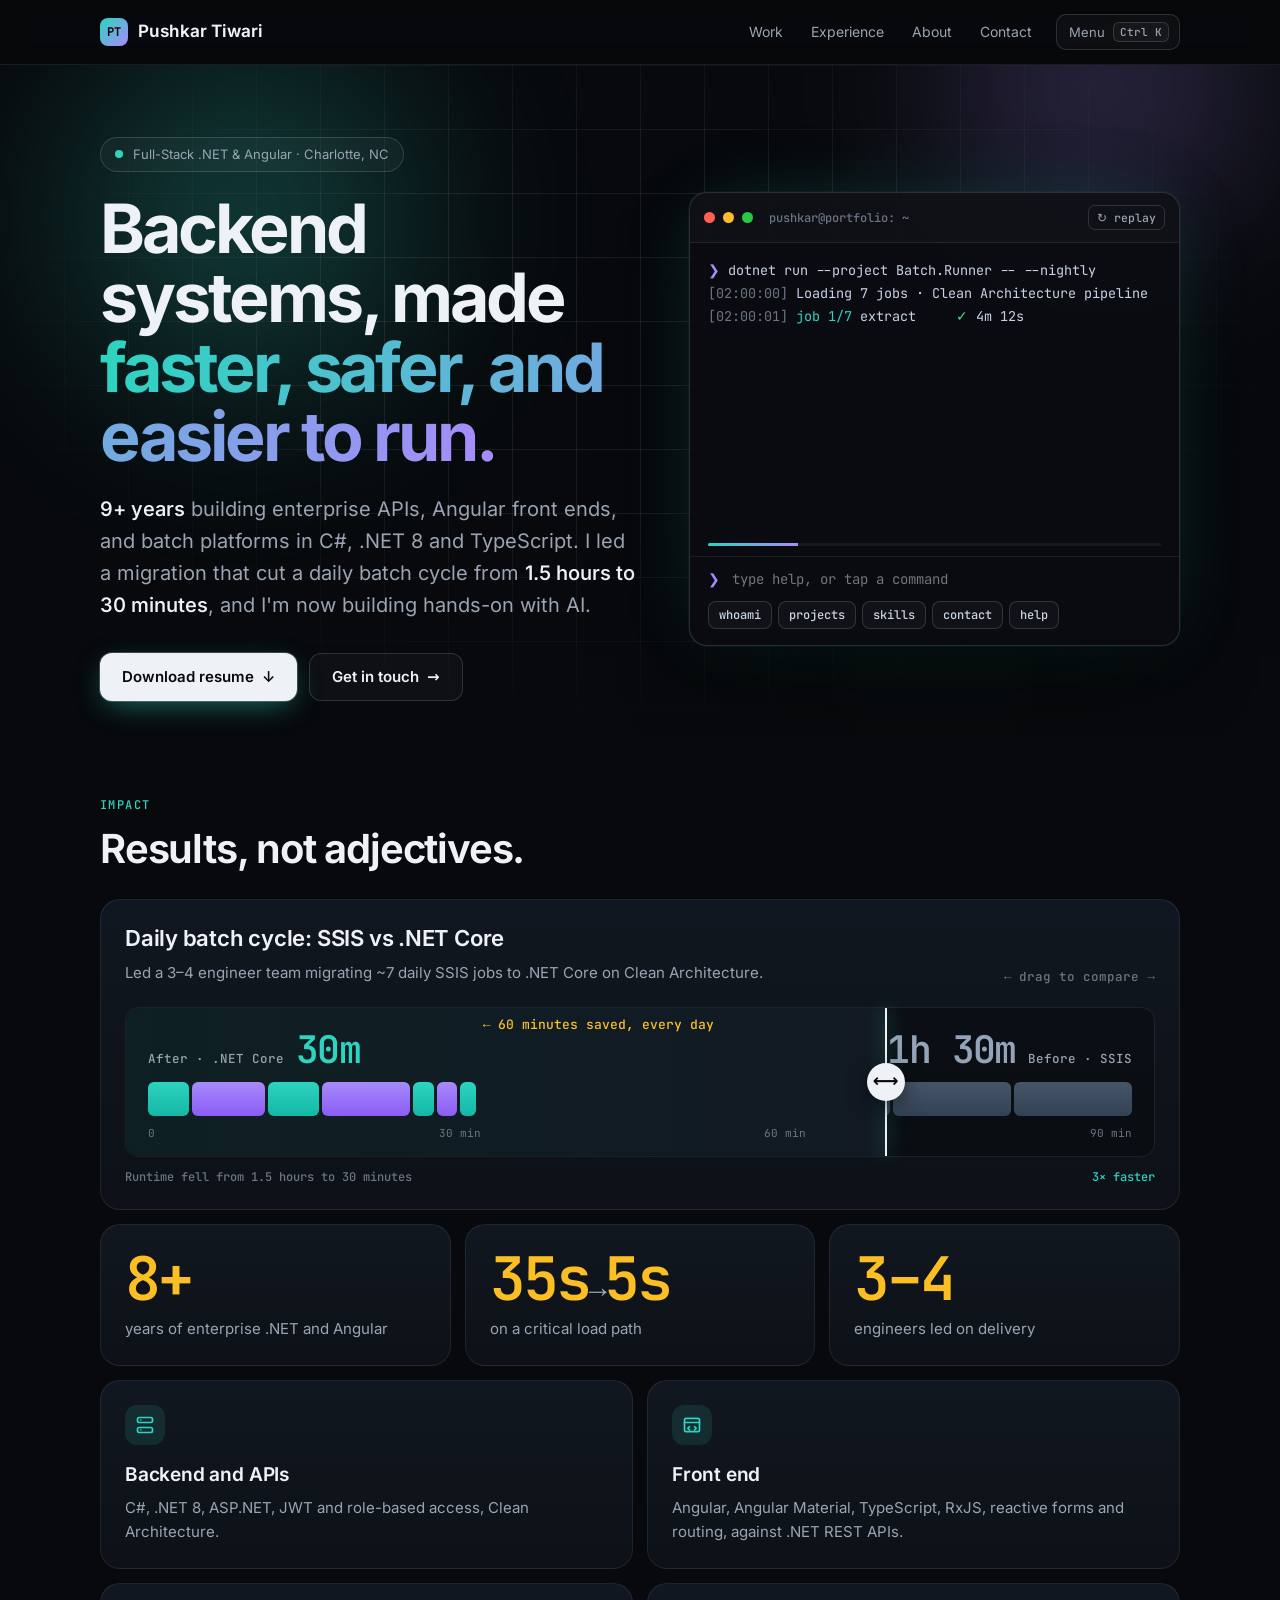
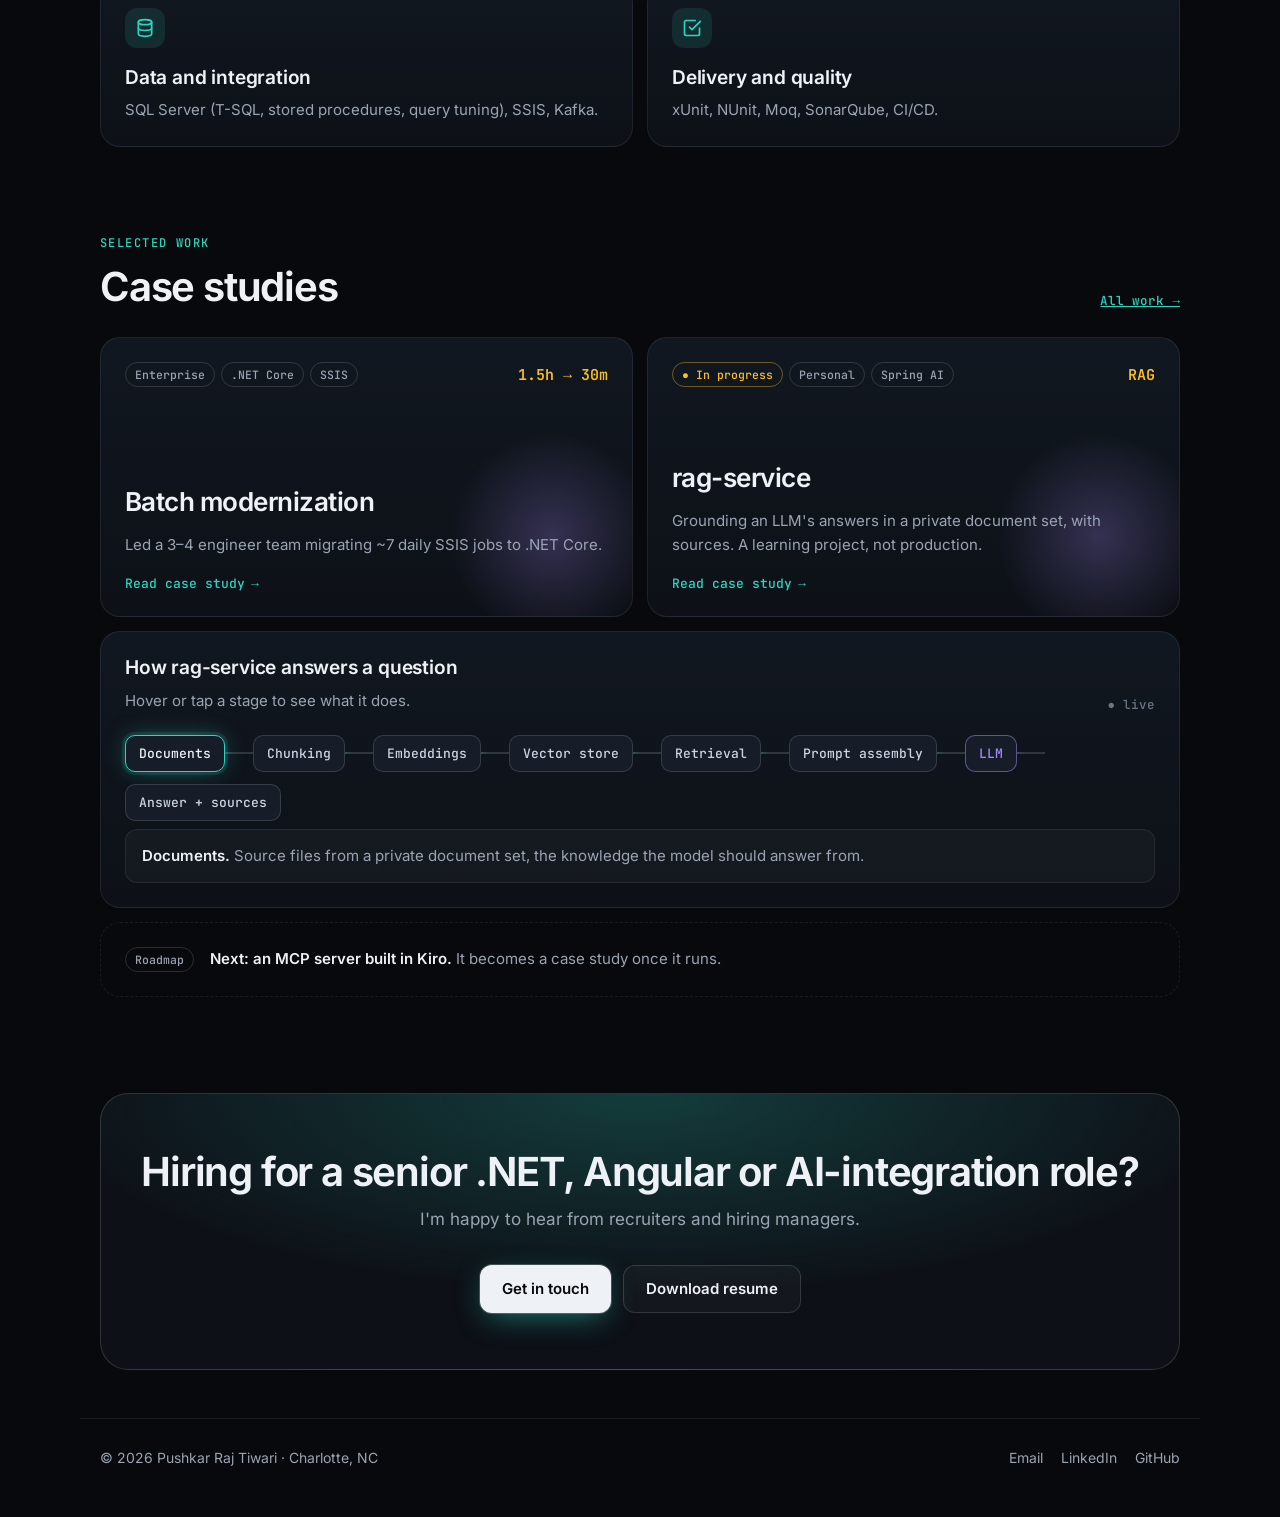
<file: index.html>
<!doctype html>
<html lang="en" data-root="">
<head>
  <meta charset="utf-8">
  <meta name="viewport" content="width=device-width, initial-scale=1">
  <title>Pushkar Tiwari · Full-Stack .NET &amp; Angular Engineer</title>
  <meta name="description" content="Senior full-stack .NET and Angular engineer in Charlotte, NC. 9+ years building enterprise APIs, Angular apps, data pipelines and batch platforms.">
  <link rel="canonical" href="https://pushkartiwari.com/">
  <meta name="theme-color" content="#07090C">
  <meta property="og:type" content="website">
  <meta property="og:site_name" content="Pushkar Tiwari">
  <meta property="og:title" content="Pushkar Tiwari · Full-Stack .NET &amp; Angular Engineer">
  <meta property="og:description" content="Senior full-stack .NET and Angular engineer in Charlotte, NC. 9+ years building enterprise APIs, Angular apps, data pipelines and batch platforms.">
  <meta property="og:url" content="https://pushkartiwari.com/">
  <meta property="og:image" content="https://pushkartiwari.com/assets/og-image.png">
  <meta property="og:image:width" content="1200">
  <meta property="og:image:height" content="630">
  <meta name="twitter:card" content="summary_large_image">
  <meta name="twitter:title" content="Pushkar Tiwari · Full-Stack .NET &amp; Angular Engineer">
  <meta name="twitter:description" content="Senior full-stack .NET and Angular engineer in Charlotte, NC. 9+ years building enterprise APIs, Angular apps, data pipelines and batch platforms.">
  <meta name="twitter:image" content="https://pushkartiwari.com/assets/og-image.png">
  <link rel="icon" href="assets/favicon.svg" type="image/svg+xml">
  <link rel="preload" href="assets/fonts/inter-latin-wght-normal.woff2" as="font" type="font/woff2" crossorigin>
  <link rel="preload" href="assets/fonts/jetbrains-mono-latin-wght-normal.woff2" as="font" type="font/woff2" crossorigin>
  <link rel="stylesheet" href="assets/aurora.css">
  <link rel="stylesheet" href="assets/home.css">
  <script type="application/ld+json">{"@context": "https://schema.org", "@type": "Person", "name": "Pushkar Raj Tiwari", "url": "https://pushkartiwari.com/", "jobTitle": "Senior Software Engineer", "address": {"@type": "PostalAddress", "addressLocality": "Charlotte", "addressRegion": "NC", "addressCountry": "US"}, "alumniOf": {"@type": "CollegeOrUniversity", "name": "Towson University"}, "knowsAbout": ["C#", ".NET", "ASP.NET Core", "SQL Server", "SSIS", "Kafka", "Clean Architecture", "Angular", "TypeScript", "RxJS", "Retrieval-augmented generation"], "sameAs": ["https://github.com/PushkarRajTiwari", "https://www.linkedin.com/in/pushkarrtiwari"]}</script>
  <script>window.SITE = { email: "PushkarRTiwari@gmail.com", github: "https://github.com/PushkarRajTiwari", linkedin: "https://www.linkedin.com/in/pushkarrtiwari", resume: "Pushkar_Tiwari_Resume.pdf" };</script>
  <!-- Analytics: create a GoatCounter site, then uncomment and replace CODE.
  <script data-goatcounter="https://CODE.goatcounter.com/count" async src="//gc.zgo.at/count.js"></script>
  -->
</head>
<body>
<a class="skip-link" href="#main">Skip to content</a>
<header class="site-header">
  <div class="wrap">
    <a class="logo" href="index.html"><i>PT</i>Pushkar Tiwari</a>
    <nav aria-label="Main">
      <ul class="nav">
        <li><a href="work.html">Work</a></li>
        <li class="hide-sm"><a href="experience.html">Experience</a></li>
        <li class="hide-sm"><a href="about.html">About</a></li>
        <li><a href="contact.html">Contact</a></li>
        <li><button class="k-btn" type="button" data-palette aria-label="Open command menu"><span>Menu</span><kbd><span class="k-mod">Ctrl</span> K</kbd></button></li>
      </ul>
    </nav>
  </div>
</header>

<main id="main">
  <section class="hero">
    <div class="aurora" aria-hidden="true"><span class="a"></span><span class="b"></span></div>
    <div class="grid-bg" aria-hidden="true"></div>
    <div class="wrap">
      <div>
        <span class="pill reveal"><span class="dot" aria-hidden="true"></span>Full-Stack .NET &amp; Angular · Charlotte, NC</span>
        <h1 class="reveal">Backend systems, made <span class="grad">faster, safer, and easier to run.</span></h1>
        <p class="lede reveal"><b>9+ years</b> building enterprise APIs, Angular front ends, and batch platforms in C#, .NET&nbsp;8 and TypeScript. I led a migration that cut a daily batch cycle from <b>1.5 hours to 30 minutes</b>, and I'm now building hands-on with AI.</p>
        <div class="actions reveal">
          <a class="btn btn-primary" href="Pushkar_Tiwari_Resume.pdf" download>Download resume <span aria-hidden="true">↓</span></a>
          <a class="btn btn-ghost" href="contact.html">Get in touch <span aria-hidden="true">→</span></a>
        </div>
      </div>

      <div class="term reveal" id="term">
        <div class="term-bar">
          <i aria-hidden="true"></i><i aria-hidden="true"></i><i aria-hidden="true"></i>
          <span class="term-title">pushkar@portfolio: ~</span>
          <button class="term-replay" id="term-replay" type="button">↻ replay</button>
        </div>
        <div class="term-out" id="term-out" role="log" aria-live="polite" aria-label="Terminal output"></div>
        <div class="term-progress" aria-hidden="true"><i id="term-bar"></i></div>
        <form class="term-in" id="term-form">
          <span class="t-p" aria-hidden="true">❯</span>
          <label class="sr-only" for="term-cmd">Type a terminal command, for example help</label>
          <input id="term-cmd" type="text" autocomplete="off" autocapitalize="off" spellcheck="false" placeholder="type help, or tap a command">
        </form>
        <div class="term-chips" aria-label="Quick commands">
          <button type="button" data-cmd="whoami">whoami</button>
          <button type="button" data-cmd="projects">projects</button>
          <button type="button" data-cmd="skills">skills</button>
          <button type="button" data-cmd="contact">contact</button>
          <button type="button" data-cmd="help">help</button>
        </div>
      </div>
    </div>
  </section>

  <section class="section" aria-labelledby="impact" style="padding-top:56px">
    <div class="wrap">
      <div class="section-head">
        <div><p class="label">Impact</p><h2 id="impact">Results, not adjectives.</h2></div>
      </div>
      <div class="bento">
        <div class="tile span-6 compare-tile reveal">
          <div class="section-head" style="margin:0">
            <div>
              <h3>Daily batch cycle: SSIS vs .NET Core</h3>
              <p>Led a 3–4 engineer team migrating ~7 daily SSIS jobs to .NET Core on Clean Architecture.</p>
            </div>
            <span class="hint" aria-hidden="true">← drag to compare →</span>
          </div>
          <div class="compare" id="compare">
            <div class="compare-stack" aria-hidden="true">
              <div class="layer before">
                <div class="layer-head"><span>Before · SSIS</span><b>1h 30m</b></div>
                <div class="track"><span style="--w:12"></span><span style="--w:15"></span><span style="--w:11"></span><span style="--w:18"></span><span style="--w:12"></span><span style="--w:11"></span><span style="--w:11"></span></div>
                <div class="axis"><span>0</span><span>30 min</span><span>60 min</span><span>90 min</span></div>
              </div>
              <div class="layer after">
                <div class="layer-head"><span>After · .NET Core</span><b>30m</b></div>
                <div class="track"><span style="--w:4"></span><span style="--w:7"></span><span style="--w:5"></span><span style="--w:8.5"></span><span style="--w:2"></span><span style="--w:2"></span><span style="--w:1.5"></span></div>
                <span class="saved">← 60 minutes saved, every day</span>
                <div class="axis"><span>0</span><span>30 min</span><span>60 min</span><span>90 min</span></div>
              </div>
            </div>
            <div class="handle" aria-hidden="true"></div>
            <input type="range" min="0" max="100" step="0.5" value="50" aria-label="Compare batch runtime before and after the migration">
          </div>
          <div class="compare-legend"><span>Runtime fell from 1.5 hours to 30 minutes</span><span class="teal">3× faster</span></div>
        </div>

        <div class="tile span-2 half reveal"><div class="big amber" data-count="9" data-suffix="+">9+</div><p>years of enterprise .NET and Angular</p></div>
        <div class="tile span-2 half reveal"><div class="big amber">35s<span style="font-size:.5em;color:var(--muted)">→</span>5s</div><p>on a critical load path</p></div>
        <div class="tile span-2 reveal"><div class="big amber">3–4</div><p>engineers led on delivery</p></div>

        <div class="tile span-3 reveal">
          <div class="icon" aria-hidden="true"><svg viewBox="0 0 24 24" fill="none" stroke="currentColor" stroke-width="2" stroke-linecap="round" stroke-linejoin="round"><rect x="3" y="3" width="18" height="6" rx="2"/><rect x="3" y="15" width="18" height="6" rx="2"/><path d="M7 6h.01M7 18h.01"/></svg></div>
          <h3>Backend and APIs</h3><p>C#, .NET 8, ASP.NET, JWT and role-based access, Clean Architecture.</p>
        </div>
        <div class="tile span-3 reveal">
          <div class="icon" aria-hidden="true"><svg viewBox="0 0 24 24" fill="none" stroke="currentColor" stroke-width="2" stroke-linecap="round" stroke-linejoin="round"><rect x="3" y="4" width="18" height="16" rx="2"/><path d="M3 9h18"/><path d="M9 14l-2 2 2 2M15 14l2 2-2 2"/></svg></div>
          <h3>Front end</h3><p>Angular, Angular Material, TypeScript, RxJS, reactive forms and routing, against .NET REST APIs.</p>
        </div>
        <div class="tile span-3 reveal">
          <div class="icon" aria-hidden="true"><svg viewBox="0 0 24 24" fill="none" stroke="currentColor" stroke-width="2" stroke-linecap="round" stroke-linejoin="round"><ellipse cx="12" cy="5" rx="8" ry="3"/><path d="M4 5v14c0 1.7 3.6 3 8 3s8-1.3 8-3V5"/><path d="M4 12c0 1.7 3.6 3 8 3s8-1.3 8-3"/></svg></div>
          <h3>Data and integration</h3><p>SQL Server (T-SQL, stored procedures, query tuning), SSIS, Kafka.</p>
        </div>
        <div class="tile span-3 reveal">
          <div class="icon" aria-hidden="true"><svg viewBox="0 0 24 24" fill="none" stroke="currentColor" stroke-width="2" stroke-linecap="round" stroke-linejoin="round"><path d="M9 11l3 3L22 4"/><path d="M21 12v7a2 2 0 0 1-2 2H5a2 2 0 0 1-2-2V5a2 2 0 0 1 2-2h11"/></svg></div>
          <h3>Delivery and quality</h3><p>xUnit, NUnit, Moq, SonarQube, CI/CD.</p>
        </div>
      </div>
    </div>
  </section>

  <section class="section" aria-labelledby="work">
    <div class="wrap">
      <div class="section-head">
        <div><p class="label">Selected work</p><h2 id="work">Case studies</h2></div>
        <a class="hint" href="work.html" style="color:var(--teal)">All work →</a>
      </div>
      <div class="work">
        <a class="tile case reveal" href="work/batch-modernization.html">
          <div class="top"><div class="tags"><span class="tag">Enterprise</span><span class="tag">.NET Core</span><span class="tag">SSIS</span></div><span class="num">1.5h → 30m</span></div>
          <h3>Batch modernization</h3>
          <p>Led a 3–4 engineer team migrating ~7 daily SSIS jobs to .NET Core.</p>
          <span class="go">Read case study <span aria-hidden="true">→</span></span>
          <i class="art" aria-hidden="true"></i>
        </a>
        <a class="tile case reveal" href="work/rag-service.html">
          <div class="top"><div class="tags"><span class="tag live">● In progress</span><span class="tag">Personal</span><span class="tag">Spring AI</span></div><span class="num violet">RAG</span></div>
          <h3>rag-service</h3>
          <p>Grounding an LLM's answers in a private document set, with sources. A learning project, not production.</p>
          <span class="go">Read case study <span aria-hidden="true">→</span></span>
          <i class="art" aria-hidden="true"></i>
        </a>

        <div class="tile reveal" style="grid-column:1/-1">
          <div class="section-head" style="margin:0">
            <div><h3>How rag-service answers a question</h3><p>Hover or tap a stage to see what it does.</p></div>
            <span class="hint" aria-hidden="true">● live</span>
          </div>
          <div class="rag-flow" id="rag-flow" role="group" aria-label="RAG pipeline stages">
            <button type="button" class="stage" data-note="Source files from a private document set, the knowledge the model should answer from.">Documents</button><span class="pipe" aria-hidden="true"><i style="--d:0"></i></span>
            <button type="button" class="stage" data-note="Documents are split into overlapping passages small enough to retrieve precisely.">Chunking</button><span class="pipe" aria-hidden="true"><i style="--d:1"></i></span>
            <button type="button" class="stage" data-note="Each chunk becomes a vector that captures its meaning, so similar ideas sit close together.">Embeddings</button><span class="pipe" aria-hidden="true"><i style="--d:2"></i></span>
            <button type="button" class="stage" data-note="Vectors are indexed so the closest passages to a question can be found quickly.">Vector store</button><span class="pipe" aria-hidden="true"><i style="--d:3"></i></span>
            <button type="button" class="stage" data-note="The question is embedded too, and the most relevant chunks are pulled back.">Retrieval</button><span class="pipe" aria-hidden="true"><i style="--d:4"></i></span>
            <button type="button" class="stage" data-note="Retrieved passages and the question are assembled into one grounded prompt.">Prompt assembly</button><span class="pipe" aria-hidden="true"><i style="--d:5"></i></span>
            <button type="button" class="stage llm" data-note="The model answers using only the supplied context, which keeps it grounded.">LLM</button><span class="pipe" aria-hidden="true"><i style="--d:6"></i></span>
            <button type="button" class="stage" data-note="The answer comes back with the sources it used, so it can be checked.">Answer + sources</button>
          </div>
          <p class="rag-note" id="rag-note" aria-live="polite"></p>
        </div>

        <div class="tile roadmap reveal" style="grid-column:1/-1">
          <span class="tag">Roadmap</span>
          <p><b style="color:var(--text);font-weight:600">Next: an MCP server built in Kiro.</b> It becomes a case study once it runs.</p>
        </div>
      </div>
    </div>
  </section>

  <div class="wrap">
    <section class="cta reveal" aria-labelledby="cta">
      <h2 id="cta">Hiring for a senior .NET, Angular or AI-integration role?</h2>
      <p>I'm happy to hear from recruiters and hiring managers.</p>
      <div class="actions">
        <a class="btn btn-primary" href="contact.html">Get in touch</a>
        <a class="btn btn-ghost" href="Pushkar_Tiwari_Resume.pdf" download>Download resume</a>
      </div>
    </section>
  </div>
</main>

<footer class="site-footer">
  <div class="wrap">
    <span>© 2026 Pushkar Raj Tiwari · Charlotte, NC</span>
    <ul>
      <li><a href="mailto:PushkarRTiwari@gmail.com">Email</a></li>
      <li><a href="https://www.linkedin.com/in/pushkarrtiwari" rel="me">LinkedIn</a></li>
      <li><a href="https://github.com/PushkarRajTiwari" rel="me">GitHub</a></li>
    </ul>
  </div>
</footer>
<script src="assets/aurora.js" defer></script>
<script src="assets/home.js" defer></script>
</body>
</html>
</file>
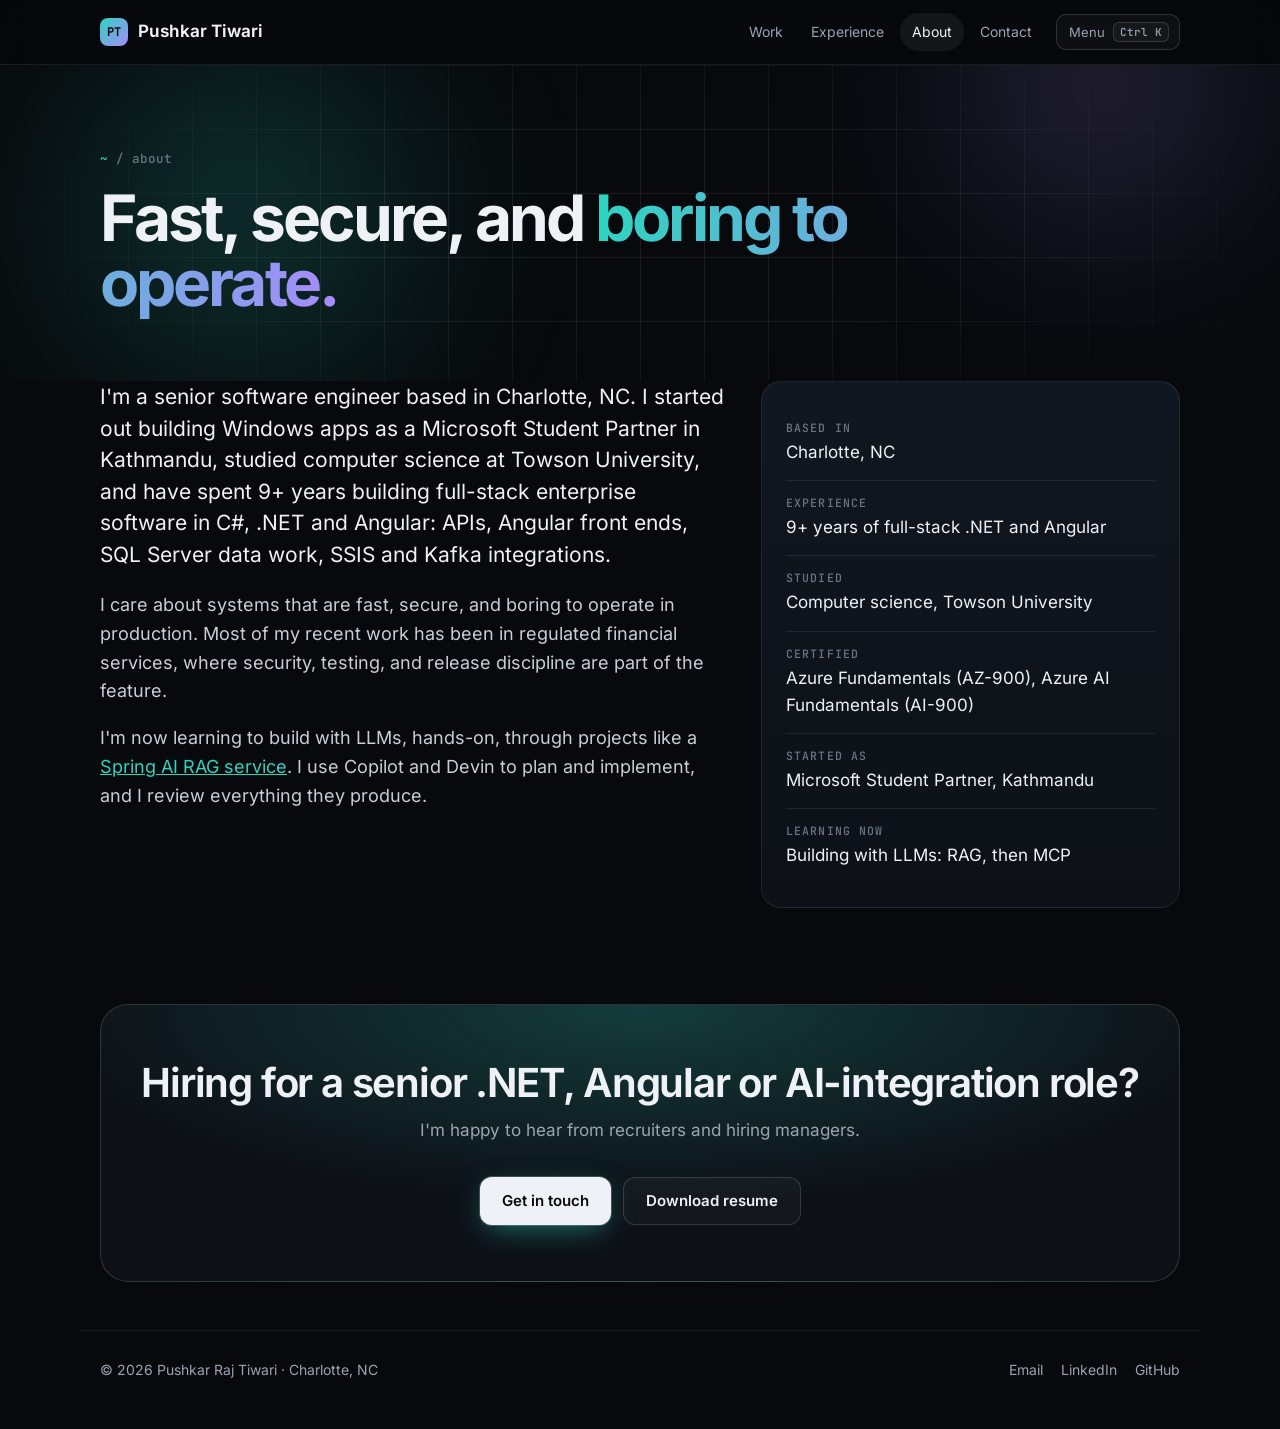
<file: about.html>
<!doctype html>
<html lang="en" data-root="">
<head>
  <meta charset="utf-8">
  <meta name="viewport" content="width=device-width, initial-scale=1">
  <title>About · Pushkar Tiwari</title>
  <meta name="description" content="About Pushkar Tiwari: a senior software engineer in Charlotte, NC who cares about systems that are fast, secure, and boring to operate.">
  <link rel="canonical" href="https://pushkartiwari.com/about.html">
  <meta name="theme-color" content="#07090C">
  <meta property="og:type" content="website">
  <meta property="og:site_name" content="Pushkar Tiwari">
  <meta property="og:title" content="About · Pushkar Tiwari">
  <meta property="og:description" content="About Pushkar Tiwari: a senior software engineer in Charlotte, NC who cares about systems that are fast, secure, and boring to operate.">
  <meta property="og:url" content="https://pushkartiwari.com/about.html">
  <meta property="og:image" content="https://pushkartiwari.com/assets/og-image.png">
  <meta property="og:image:width" content="1200">
  <meta property="og:image:height" content="630">
  <meta name="twitter:card" content="summary_large_image">
  <meta name="twitter:title" content="About · Pushkar Tiwari">
  <meta name="twitter:description" content="About Pushkar Tiwari: a senior software engineer in Charlotte, NC who cares about systems that are fast, secure, and boring to operate.">
  <meta name="twitter:image" content="https://pushkartiwari.com/assets/og-image.png">
  <link rel="icon" href="assets/favicon.svg" type="image/svg+xml">
  <link rel="preload" href="assets/fonts/inter-latin-wght-normal.woff2" as="font" type="font/woff2" crossorigin>
  <link rel="preload" href="assets/fonts/jetbrains-mono-latin-wght-normal.woff2" as="font" type="font/woff2" crossorigin>
  <link rel="stylesheet" href="assets/aurora.css">
  <link rel="stylesheet" href="assets/pages.css">
  <script>window.SITE = {"email": "PushkarRTiwari@gmail.com", "github": "https://github.com/PushkarRajTiwari", "linkedin": "https://www.linkedin.com/in/pushkarrtiwari", "resume": "Pushkar_Tiwari_Resume.pdf"};</script>
  <!-- Analytics: create a GoatCounter site, then uncomment and replace CODE.
  <script data-goatcounter="https://CODE.goatcounter.com/count" async src="//gc.zgo.at/count.js"></script>
  -->
</head>
<body>
<a class="skip-link" href="#main">Skip to content</a>
<header class="site-header">
  <div class="wrap">
    <a class="logo" href="index.html"><i>PT</i>Pushkar Tiwari</a>
    <nav aria-label="Main">
      <ul class="nav">
        <li><a href="work.html">Work</a></li>
        <li class="hide-sm"><a href="experience.html">Experience</a></li>
        <li class="hide-sm"><a href="about.html" aria-current="page">About</a></li>
        <li><a href="contact.html">Contact</a></li>
        <li><button class="k-btn" type="button" data-palette aria-label="Open command menu"><span>Menu</span><kbd><span class="k-mod">Ctrl</span> K</kbd></button></li>
      </ul>
    </nav>
  </div>
</header>

<main id="main">
  <section class="page-head">
    <div class="aurora" aria-hidden="true"><span class="a"></span><span class="b"></span></div><div class="grid-bg" aria-hidden="true"></div>
    <div class="wrap">
      <p class="crumb reveal"><a href="index.html">~</a> / about</p>
      <h1 class="reveal">Fast, secure, and <span class="grad">boring to operate.</span></h1>
      
      
    </div>
  </section>
  <div class="wrap">
    <div class="about">
      <div class="prose reveal">
        <p>I'm a senior software engineer based in Charlotte, NC. I started out building Windows apps as a Microsoft Student Partner in Kathmandu, studied computer science at Towson University, and have spent 9+ years building full-stack enterprise software in C#, .NET and Angular: APIs, Angular front ends, SQL Server data work, SSIS and Kafka integrations.</p>
        <p>I care about systems that are fast, secure, and boring to operate in production. Most of my recent work has been in regulated financial services, where security, testing, and release discipline are part of the feature.</p>
        <p>I'm now learning to build with LLMs, hands-on, through projects like a <a href="work/rag-service.html">Spring AI RAG service</a>. I use Copilot and Devin to plan and implement, and I review everything they produce.</p>
      </div>
      <aside class="tile quick reveal" aria-label="Quick facts">
        <dl>
          <div><dt>Based in</dt><dd>Charlotte, NC</dd></div>
          <div><dt>Experience</dt><dd>9+ years of full-stack .NET and Angular</dd></div>
          <div><dt>Studied</dt><dd>Computer science, Towson University</dd></div>
          <div><dt>Certified</dt><dd>Azure Fundamentals (AZ-900), Azure AI Fundamentals (AI-900)</dd></div>
          <div><dt>Started as</dt><dd>Microsoft Student Partner, Kathmandu</dd></div>
          <div><dt>Learning now</dt><dd>Building with LLMs: RAG, then MCP</dd></div>
        </dl>
      </aside>
    </div>
  </div>
  <div class="wrap">
    <section class="cta reveal" aria-labelledby="cta">
      <h2 id="cta">Hiring for a senior .NET, Angular or AI-integration role?</h2>
      <p>I'm happy to hear from recruiters and hiring managers.</p>
      <div class="actions">
        <a class="btn btn-primary" href="contact.html">Get in touch</a>
        <a class="btn btn-ghost" href="Pushkar_Tiwari_Resume.pdf" download>Download resume</a>
      </div>
    </section>
  </div>
</main>

<footer class="site-footer">
  <div class="wrap">
    <span>© 2026 Pushkar Raj Tiwari · Charlotte, NC</span>
    <ul>
      <li><a href="mailto:PushkarRTiwari@gmail.com">Email</a></li>
      <li><a href="https://www.linkedin.com/in/pushkarrtiwari" rel="me">LinkedIn</a></li>
      <li><a href="https://github.com/PushkarRajTiwari" rel="me">GitHub</a></li>
    </ul>
  </div>
</footer>
<script src="assets/aurora.js" defer></script>
</body>
</html>
</file>
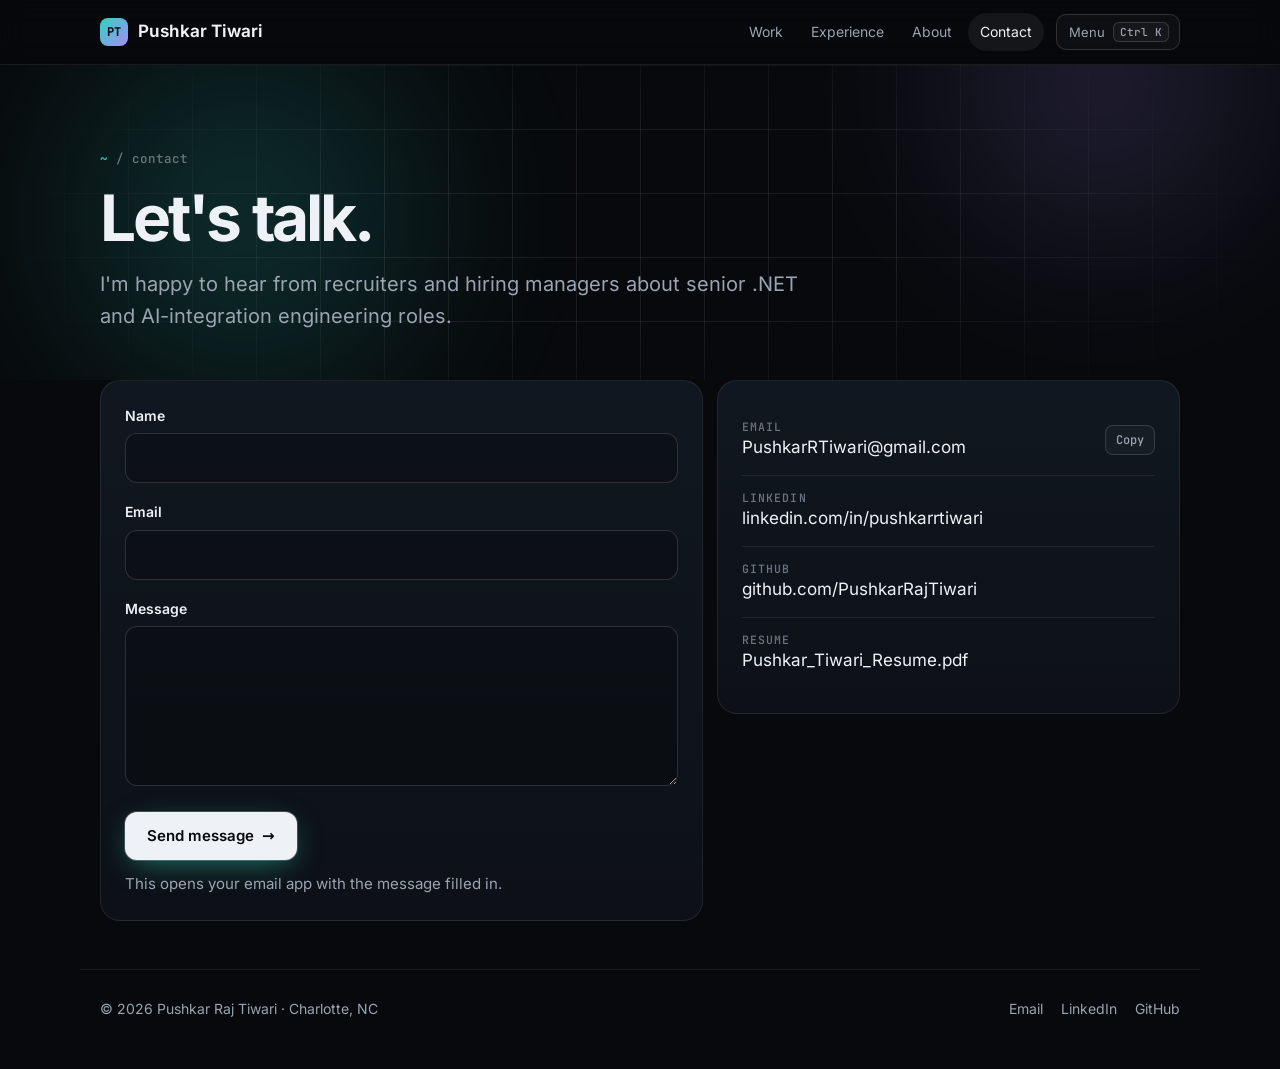
<file: contact.html>
<!doctype html>
<html lang="en" data-root="">
<head>
  <meta charset="utf-8">
  <meta name="viewport" content="width=device-width, initial-scale=1">
  <title>Contact · Pushkar Tiwari</title>
  <meta name="description" content="Contact Pushkar Tiwari about senior .NET and AI-integration engineering roles. Email, LinkedIn, GitHub, or the form.">
  <link rel="canonical" href="https://pushkartiwari.com/contact.html">
  <meta name="theme-color" content="#07090C">
  <meta property="og:type" content="website">
  <meta property="og:site_name" content="Pushkar Tiwari">
  <meta property="og:title" content="Contact · Pushkar Tiwari">
  <meta property="og:description" content="Contact Pushkar Tiwari about senior .NET and AI-integration engineering roles. Email, LinkedIn, GitHub, or the form.">
  <meta property="og:url" content="https://pushkartiwari.com/contact.html">
  <meta property="og:image" content="https://pushkartiwari.com/assets/og-image.png">
  <meta property="og:image:width" content="1200">
  <meta property="og:image:height" content="630">
  <meta name="twitter:card" content="summary_large_image">
  <meta name="twitter:title" content="Contact · Pushkar Tiwari">
  <meta name="twitter:description" content="Contact Pushkar Tiwari about senior .NET and AI-integration engineering roles. Email, LinkedIn, GitHub, or the form.">
  <meta name="twitter:image" content="https://pushkartiwari.com/assets/og-image.png">
  <link rel="icon" href="assets/favicon.svg" type="image/svg+xml">
  <link rel="preload" href="assets/fonts/inter-latin-wght-normal.woff2" as="font" type="font/woff2" crossorigin>
  <link rel="preload" href="assets/fonts/jetbrains-mono-latin-wght-normal.woff2" as="font" type="font/woff2" crossorigin>
  <link rel="stylesheet" href="assets/aurora.css">
  <link rel="stylesheet" href="assets/pages.css">
  <script>window.SITE = {"email": "PushkarRTiwari@gmail.com", "github": "https://github.com/PushkarRajTiwari", "linkedin": "https://www.linkedin.com/in/pushkarrtiwari", "resume": "Pushkar_Tiwari_Resume.pdf"};</script>
  <!-- Analytics: create a GoatCounter site, then uncomment and replace CODE.
  <script data-goatcounter="https://CODE.goatcounter.com/count" async src="//gc.zgo.at/count.js"></script>
  -->
</head>
<body>
<a class="skip-link" href="#main">Skip to content</a>
<header class="site-header">
  <div class="wrap">
    <a class="logo" href="index.html"><i>PT</i>Pushkar Tiwari</a>
    <nav aria-label="Main">
      <ul class="nav">
        <li><a href="work.html">Work</a></li>
        <li class="hide-sm"><a href="experience.html">Experience</a></li>
        <li class="hide-sm"><a href="about.html">About</a></li>
        <li><a href="contact.html" aria-current="page">Contact</a></li>
        <li><button class="k-btn" type="button" data-palette aria-label="Open command menu"><span>Menu</span><kbd><span class="k-mod">Ctrl</span> K</kbd></button></li>
      </ul>
    </nav>
  </div>
</header>

<main id="main">
  <section class="page-head">
    <div class="aurora" aria-hidden="true"><span class="a"></span><span class="b"></span></div><div class="grid-bg" aria-hidden="true"></div>
    <div class="wrap">
      <p class="crumb reveal"><a href="index.html">~</a> / contact</p>
      <h1 class="reveal">Let's talk.</h1>
      <p class="lede reveal">I'm happy to hear from recruiters and hiring managers about senior .NET and AI-integration engineering roles.</p>
      
    </div>
  </section>
  <div class="wrap">
    <div class="contact">
      <form class="tile reveal" id="contact-form" data-mailto="PushkarRTiwari@gmail.com">
        <div class="field"><label for="name">Name</label><input id="name" name="name" autocomplete="name" required></div>
        <div class="field"><label for="email">Email</label><input id="email" name="email" type="email" autocomplete="email" required></div>
        <div class="field"><label for="message">Message</label><textarea id="message" name="message" required></textarea></div>
        <button class="btn btn-primary" type="submit">Send message <span aria-hidden="true">→</span></button>
        <p class="form-note" style="margin-top:12px">This opens your email app with the message filled in.</p>
      </form>
      <div class="tile reveal">
        <ul class="links">
          <li><div><span class="k">Email</span><a href="mailto:PushkarRTiwari@gmail.com">PushkarRTiwari@gmail.com</a></div><button class="copy" type="button" data-copy="PushkarRTiwari@gmail.com">Copy</button></li>
          <li><div><span class="k">LinkedIn</span><a href="https://www.linkedin.com/in/pushkarrtiwari" rel="me">linkedin.com/in/pushkarrtiwari</a></div></li>
          <li><div><span class="k">GitHub</span><a href="https://github.com/PushkarRajTiwari" rel="me">github.com/PushkarRajTiwari</a></div></li>
          <li><div><span class="k">Resume</span><a href="Pushkar_Tiwari_Resume.pdf" download>Pushkar_Tiwari_Resume.pdf</a></div></li>
        </ul>
      </div>
    </div>
  </div>

</main>

<footer class="site-footer">
  <div class="wrap">
    <span>© 2026 Pushkar Raj Tiwari · Charlotte, NC</span>
    <ul>
      <li><a href="mailto:PushkarRTiwari@gmail.com">Email</a></li>
      <li><a href="https://www.linkedin.com/in/pushkarrtiwari" rel="me">LinkedIn</a></li>
      <li><a href="https://github.com/PushkarRajTiwari" rel="me">GitHub</a></li>
    </ul>
  </div>
</footer>
<script src="assets/aurora.js" defer></script>
</body>
</html>
</file>
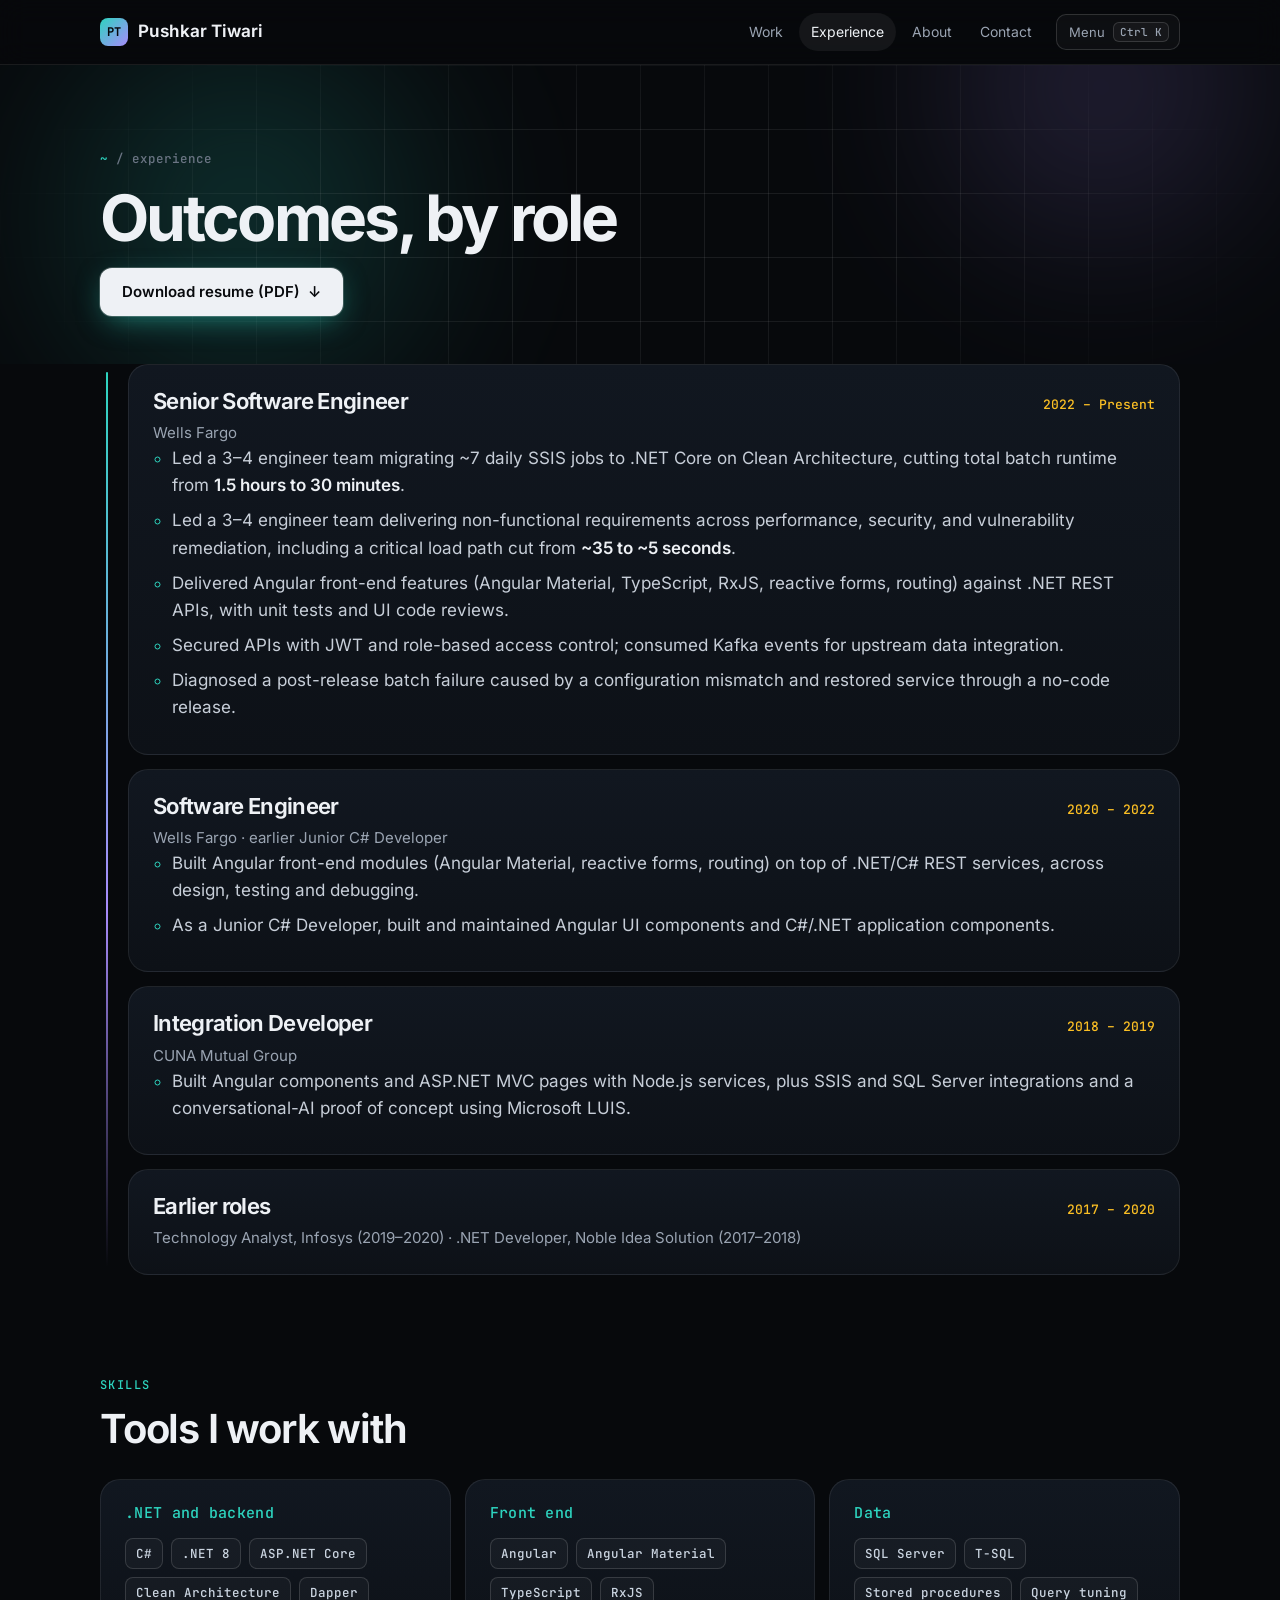
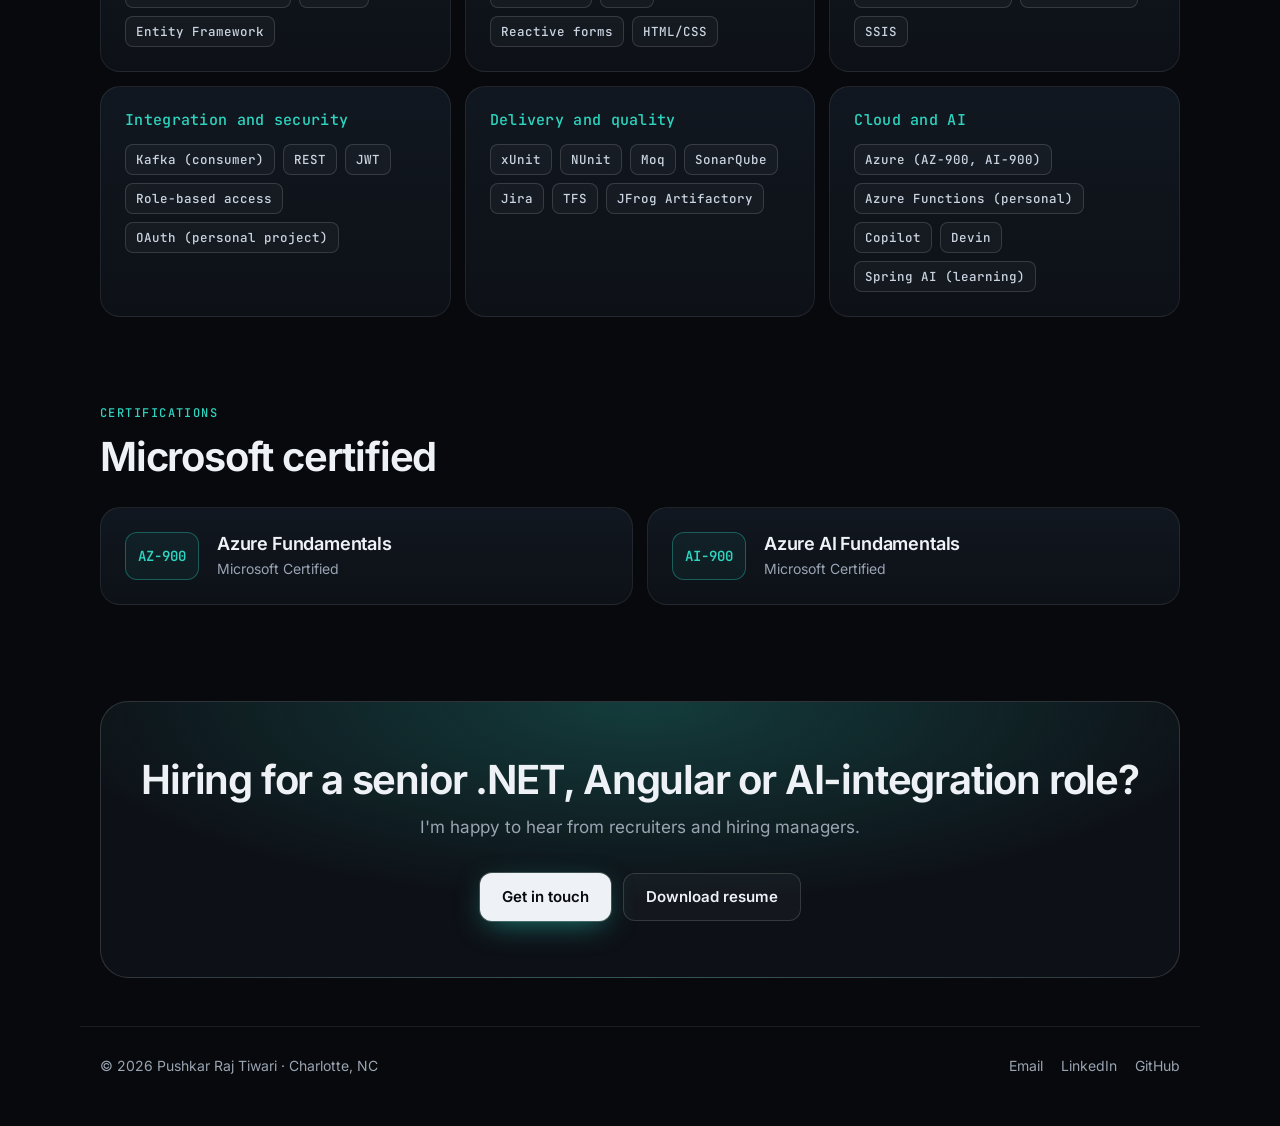
<file: experience.html>
<!doctype html>
<html lang="en" data-root="">
<head>
  <meta charset="utf-8">
  <meta name="viewport" content="width=device-width, initial-scale=1">
  <title>Experience · Pushkar Tiwari</title>
  <meta name="description" content="Pushkar Tiwari&#x27;s experience: full-stack .NET and Angular engineering at Wells Fargo, integration work at CUNA Mutual Group, and the skills behind it.">
  <link rel="canonical" href="https://pushkartiwari.com/experience.html">
  <meta name="theme-color" content="#07090C">
  <meta property="og:type" content="website">
  <meta property="og:site_name" content="Pushkar Tiwari">
  <meta property="og:title" content="Experience · Pushkar Tiwari">
  <meta property="og:description" content="Pushkar Tiwari&#x27;s experience: full-stack .NET and Angular engineering at Wells Fargo, integration work at CUNA Mutual Group, and the skills behind it.">
  <meta property="og:url" content="https://pushkartiwari.com/experience.html">
  <meta property="og:image" content="https://pushkartiwari.com/assets/og-image.png">
  <meta property="og:image:width" content="1200">
  <meta property="og:image:height" content="630">
  <meta name="twitter:card" content="summary_large_image">
  <meta name="twitter:title" content="Experience · Pushkar Tiwari">
  <meta name="twitter:description" content="Pushkar Tiwari&#x27;s experience: full-stack .NET and Angular engineering at Wells Fargo, integration work at CUNA Mutual Group, and the skills behind it.">
  <meta name="twitter:image" content="https://pushkartiwari.com/assets/og-image.png">
  <link rel="icon" href="assets/favicon.svg" type="image/svg+xml">
  <link rel="preload" href="assets/fonts/inter-latin-wght-normal.woff2" as="font" type="font/woff2" crossorigin>
  <link rel="preload" href="assets/fonts/jetbrains-mono-latin-wght-normal.woff2" as="font" type="font/woff2" crossorigin>
  <link rel="stylesheet" href="assets/aurora.css">
  <link rel="stylesheet" href="assets/pages.css">
  <script>window.SITE = {"email": "PushkarRTiwari@gmail.com", "github": "https://github.com/PushkarRajTiwari", "linkedin": "https://www.linkedin.com/in/pushkarrtiwari", "resume": "Pushkar_Tiwari_Resume.pdf"};</script>
  <!-- Analytics: create a GoatCounter site, then uncomment and replace CODE.
  <script data-goatcounter="https://CODE.goatcounter.com/count" async src="//gc.zgo.at/count.js"></script>
  -->
</head>
<body>
<a class="skip-link" href="#main">Skip to content</a>
<header class="site-header">
  <div class="wrap">
    <a class="logo" href="index.html"><i>PT</i>Pushkar Tiwari</a>
    <nav aria-label="Main">
      <ul class="nav">
        <li><a href="work.html">Work</a></li>
        <li class="hide-sm"><a href="experience.html" aria-current="page">Experience</a></li>
        <li class="hide-sm"><a href="about.html">About</a></li>
        <li><a href="contact.html">Contact</a></li>
        <li><button class="k-btn" type="button" data-palette aria-label="Open command menu"><span>Menu</span><kbd><span class="k-mod">Ctrl</span> K</kbd></button></li>
      </ul>
    </nav>
  </div>
</header>

<main id="main">
  <section class="page-head">
    <div class="aurora" aria-hidden="true"><span class="a"></span><span class="b"></span></div><div class="grid-bg" aria-hidden="true"></div>
    <div class="wrap">
      <p class="crumb reveal"><a href="index.html">~</a> / experience</p>
      <h1 class="reveal">Outcomes, by role</h1>
      
      <div class="actions reveal" style="margin-top:8px"><a class="btn btn-primary" href="Pushkar_Tiwari_Resume.pdf" download>Download resume (PDF) <span aria-hidden="true">↓</span></a></div>
    </div>
  </section>
  <div class="wrap">
    <ol class="timeline">
      <li class="tile role reveal">
        <div class="role-head"><h2>Senior Software Engineer</h2><span class="when">2022 – Present</span></div>
        <p class="org">Wells Fargo</p>
        <ul>
          <li>Led a 3–4 engineer team migrating ~7 daily SSIS jobs to .NET Core on Clean Architecture, cutting total batch runtime from <b>1.5 hours to 30 minutes</b>.</li>
          <li>Led a 3–4 engineer team delivering non-functional requirements across performance, security, and vulnerability remediation, including a critical load path cut from <b>~35 to ~5 seconds</b>.</li>
          <li>Delivered Angular front-end features (Angular Material, TypeScript, RxJS, reactive forms, routing) against .NET REST APIs, with unit tests and UI code reviews.</li>
          <li>Secured APIs with JWT and role-based access control; consumed Kafka events for upstream data integration.</li>
          <li>Diagnosed a post-release batch failure caused by a configuration mismatch and restored service through a no-code release.</li>
        </ul>
      </li>
      <li class="tile role reveal">
        <div class="role-head"><h2>Software Engineer</h2><span class="when">2020 – 2022</span></div>
        <p class="org">Wells Fargo · earlier Junior C# Developer</p>
        <ul>
          <li>Built Angular front-end modules (Angular Material, reactive forms, routing) on top of .NET/C# REST services, across design, testing and debugging.</li>
          <li>As a Junior C# Developer, built and maintained Angular UI components and C#/.NET application components.</li>
        </ul>
      </li>
      <li class="tile role reveal">
        <div class="role-head"><h2>Integration Developer</h2><span class="when">2018 – 2019</span></div>
        <p class="org">CUNA Mutual Group</p>
        <ul><li>Built Angular components and ASP.NET MVC pages with Node.js services, plus SSIS and SQL Server integrations and a conversational-AI proof of concept using Microsoft LUIS.</li></ul>
      </li>
      <li class="tile role reveal">
        <div class="role-head"><h2>Earlier roles</h2><span class="when">2017 – 2020</span></div>
        <p class="org" style="margin-bottom:0">Technology Analyst, Infosys (2019–2020) · .NET Developer, Noble Idea Solution (2017–2018)</p>
      </li>
    </ol>
  </div>

  <section class="section" aria-labelledby="skills">
    <div class="wrap">
      <p class="label">Skills</p>
      <h2 id="skills">Tools I work with</h2>
      <div class="skills-grid">
        <div class="tile reveal"><h3>.NET and backend</h3><div class="chips"><span class="chip">C#</span><span class="chip">.NET 8</span><span class="chip">ASP.NET Core</span><span class="chip">Clean Architecture</span><span class="chip">Dapper</span><span class="chip">Entity Framework</span></div></div>
        <div class="tile reveal"><h3>Front end</h3><div class="chips"><span class="chip">Angular</span><span class="chip">Angular Material</span><span class="chip">TypeScript</span><span class="chip">RxJS</span><span class="chip">Reactive forms</span><span class="chip">HTML/CSS</span></div></div>
        <div class="tile reveal"><h3>Data</h3><div class="chips"><span class="chip">SQL Server</span><span class="chip">T-SQL</span><span class="chip">Stored procedures</span><span class="chip">Query tuning</span><span class="chip">SSIS</span></div></div>
        <div class="tile reveal"><h3>Integration and security</h3><div class="chips"><span class="chip">Kafka (consumer)</span><span class="chip">REST</span><span class="chip">JWT</span><span class="chip">Role-based access</span><span class="chip">OAuth (personal project)</span></div></div>
        <div class="tile reveal"><h3>Delivery and quality</h3><div class="chips"><span class="chip">xUnit</span><span class="chip">NUnit</span><span class="chip">Moq</span><span class="chip">SonarQube</span><span class="chip">Jira</span><span class="chip">TFS</span><span class="chip">JFrog Artifactory</span></div></div>
        <div class="tile reveal"><h3>Cloud and AI</h3><div class="chips"><span class="chip">Azure (AZ-900, AI-900)</span><span class="chip">Azure Functions (personal)</span><span class="chip">Copilot</span><span class="chip">Devin</span><span class="chip">Spring AI (learning)</span></div></div>
      </div>
    </div>
  </section>

  <section class="section" aria-labelledby="certs">
    <div class="wrap">
      <p class="label">Certifications</p>
      <h2 id="certs">Microsoft certified</h2>
      <div class="certs">
        <div class="tile cert reveal"><span class="badge" aria-hidden="true">AZ-900</span><div><h3>Azure Fundamentals</h3><p>Microsoft Certified</p></div></div>
        <div class="tile cert reveal"><span class="badge" aria-hidden="true">AI-900</span><div><h3>Azure AI Fundamentals</h3><p>Microsoft Certified</p></div></div>
      </div>
    </div>
  </section>
  <div class="wrap">
    <section class="cta reveal" aria-labelledby="cta">
      <h2 id="cta">Hiring for a senior .NET, Angular or AI-integration role?</h2>
      <p>I'm happy to hear from recruiters and hiring managers.</p>
      <div class="actions">
        <a class="btn btn-primary" href="contact.html">Get in touch</a>
        <a class="btn btn-ghost" href="Pushkar_Tiwari_Resume.pdf" download>Download resume</a>
      </div>
    </section>
  </div>
</main>

<footer class="site-footer">
  <div class="wrap">
    <span>© 2026 Pushkar Raj Tiwari · Charlotte, NC</span>
    <ul>
      <li><a href="mailto:PushkarRTiwari@gmail.com">Email</a></li>
      <li><a href="https://www.linkedin.com/in/pushkarrtiwari" rel="me">LinkedIn</a></li>
      <li><a href="https://github.com/PushkarRajTiwari" rel="me">GitHub</a></li>
    </ul>
  </div>
</footer>
<script src="assets/aurora.js" defer></script>
</body>
</html>
</file>
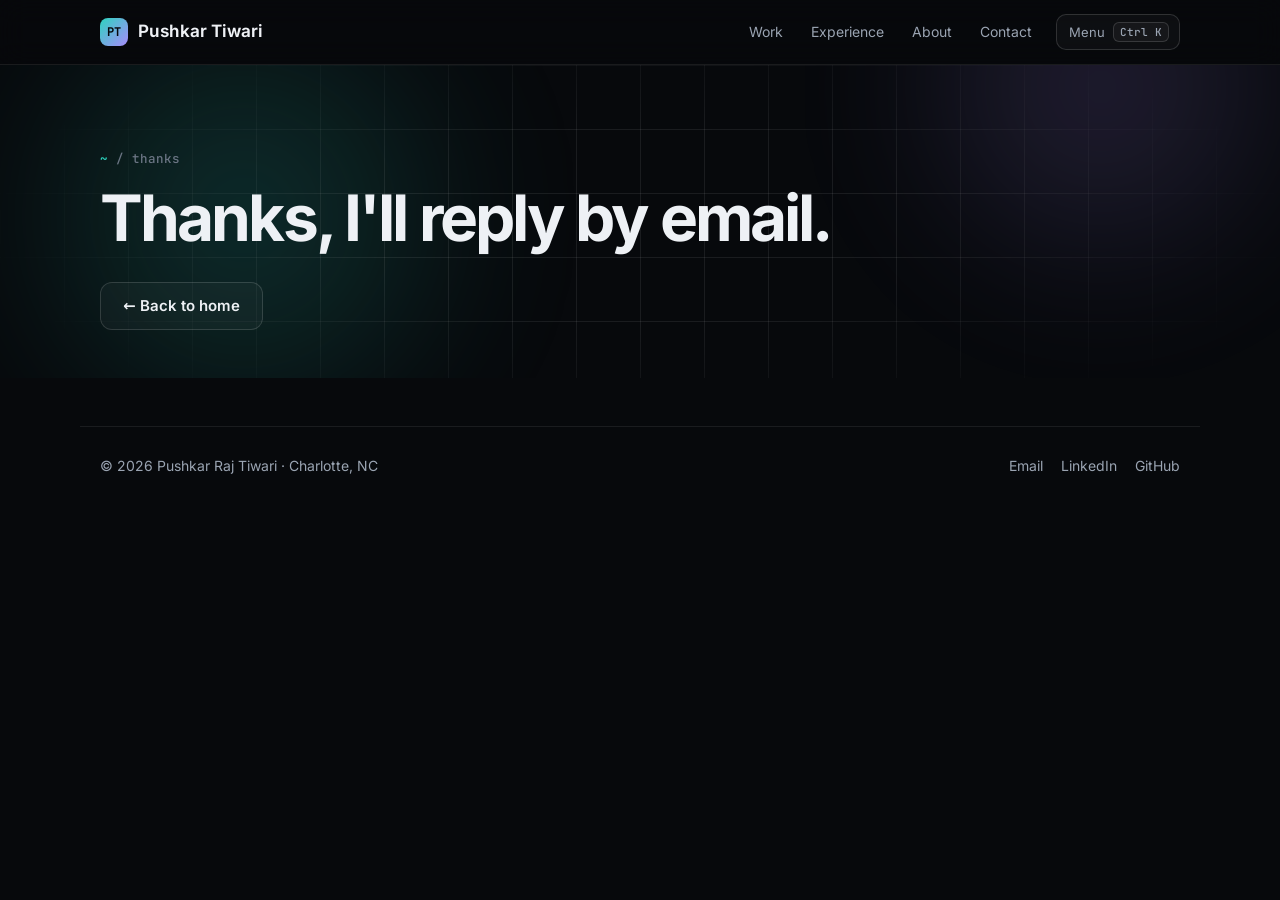
<file: thanks.html>
<!doctype html>
<html lang="en" data-root="">
<head>
  <meta charset="utf-8">
  <meta name="viewport" content="width=device-width, initial-scale=1">
  <title>Thanks · Pushkar Tiwari</title>
  <meta name="description" content="Thanks for getting in touch. Pushkar will reply by email.">
  <link rel="canonical" href="https://pushkartiwari.com/thanks.html">
  <meta name="theme-color" content="#07090C">
  <meta property="og:type" content="website">
  <meta property="og:site_name" content="Pushkar Tiwari">
  <meta property="og:title" content="Thanks · Pushkar Tiwari">
  <meta property="og:description" content="Thanks for getting in touch. Pushkar will reply by email.">
  <meta property="og:url" content="https://pushkartiwari.com/thanks.html">
  <meta property="og:image" content="https://pushkartiwari.com/assets/og-image.png">
  <meta property="og:image:width" content="1200">
  <meta property="og:image:height" content="630">
  <meta name="twitter:card" content="summary_large_image">
  <meta name="twitter:title" content="Thanks · Pushkar Tiwari">
  <meta name="twitter:description" content="Thanks for getting in touch. Pushkar will reply by email.">
  <meta name="twitter:image" content="https://pushkartiwari.com/assets/og-image.png">
  <link rel="icon" href="assets/favicon.svg" type="image/svg+xml">
  <link rel="preload" href="assets/fonts/inter-latin-wght-normal.woff2" as="font" type="font/woff2" crossorigin>
  <link rel="preload" href="assets/fonts/jetbrains-mono-latin-wght-normal.woff2" as="font" type="font/woff2" crossorigin>
  <link rel="stylesheet" href="assets/aurora.css">
  <link rel="stylesheet" href="assets/pages.css">
  <script>window.SITE = {"email": "PushkarRTiwari@gmail.com", "github": "https://github.com/PushkarRajTiwari", "linkedin": "https://www.linkedin.com/in/pushkarrtiwari", "resume": "Pushkar_Tiwari_Resume.pdf"};</script>
  <!-- Analytics: create a GoatCounter site, then uncomment and replace CODE.
  <script data-goatcounter="https://CODE.goatcounter.com/count" async src="//gc.zgo.at/count.js"></script>
  -->
</head>
<body>
<a class="skip-link" href="#main">Skip to content</a>
<header class="site-header">
  <div class="wrap">
    <a class="logo" href="index.html"><i>PT</i>Pushkar Tiwari</a>
    <nav aria-label="Main">
      <ul class="nav">
        <li><a href="work.html">Work</a></li>
        <li class="hide-sm"><a href="experience.html">Experience</a></li>
        <li class="hide-sm"><a href="about.html">About</a></li>
        <li><a href="contact.html">Contact</a></li>
        <li><button class="k-btn" type="button" data-palette aria-label="Open command menu"><span>Menu</span><kbd><span class="k-mod">Ctrl</span> K</kbd></button></li>
      </ul>
    </nav>
  </div>
</header>

<main id="main">
  <section class="page-head">
    <div class="aurora" aria-hidden="true"><span class="a"></span><span class="b"></span></div><div class="grid-bg" aria-hidden="true"></div>
    <div class="wrap">
      <p class="crumb reveal"><a href="index.html">~</a> / thanks</p>
      <h1 class="reveal">Thanks, I'll reply by email.</h1>
      
      <div class="actions"><a class="btn btn-ghost" href="index.html">← Back to home</a></div>
    </div>
  </section>
</main>

<footer class="site-footer">
  <div class="wrap">
    <span>© 2026 Pushkar Raj Tiwari · Charlotte, NC</span>
    <ul>
      <li><a href="mailto:PushkarRTiwari@gmail.com">Email</a></li>
      <li><a href="https://www.linkedin.com/in/pushkarrtiwari" rel="me">LinkedIn</a></li>
      <li><a href="https://github.com/PushkarRajTiwari" rel="me">GitHub</a></li>
    </ul>
  </div>
</footer>
<script src="assets/aurora.js" defer></script>
</body>
</html>
</file>
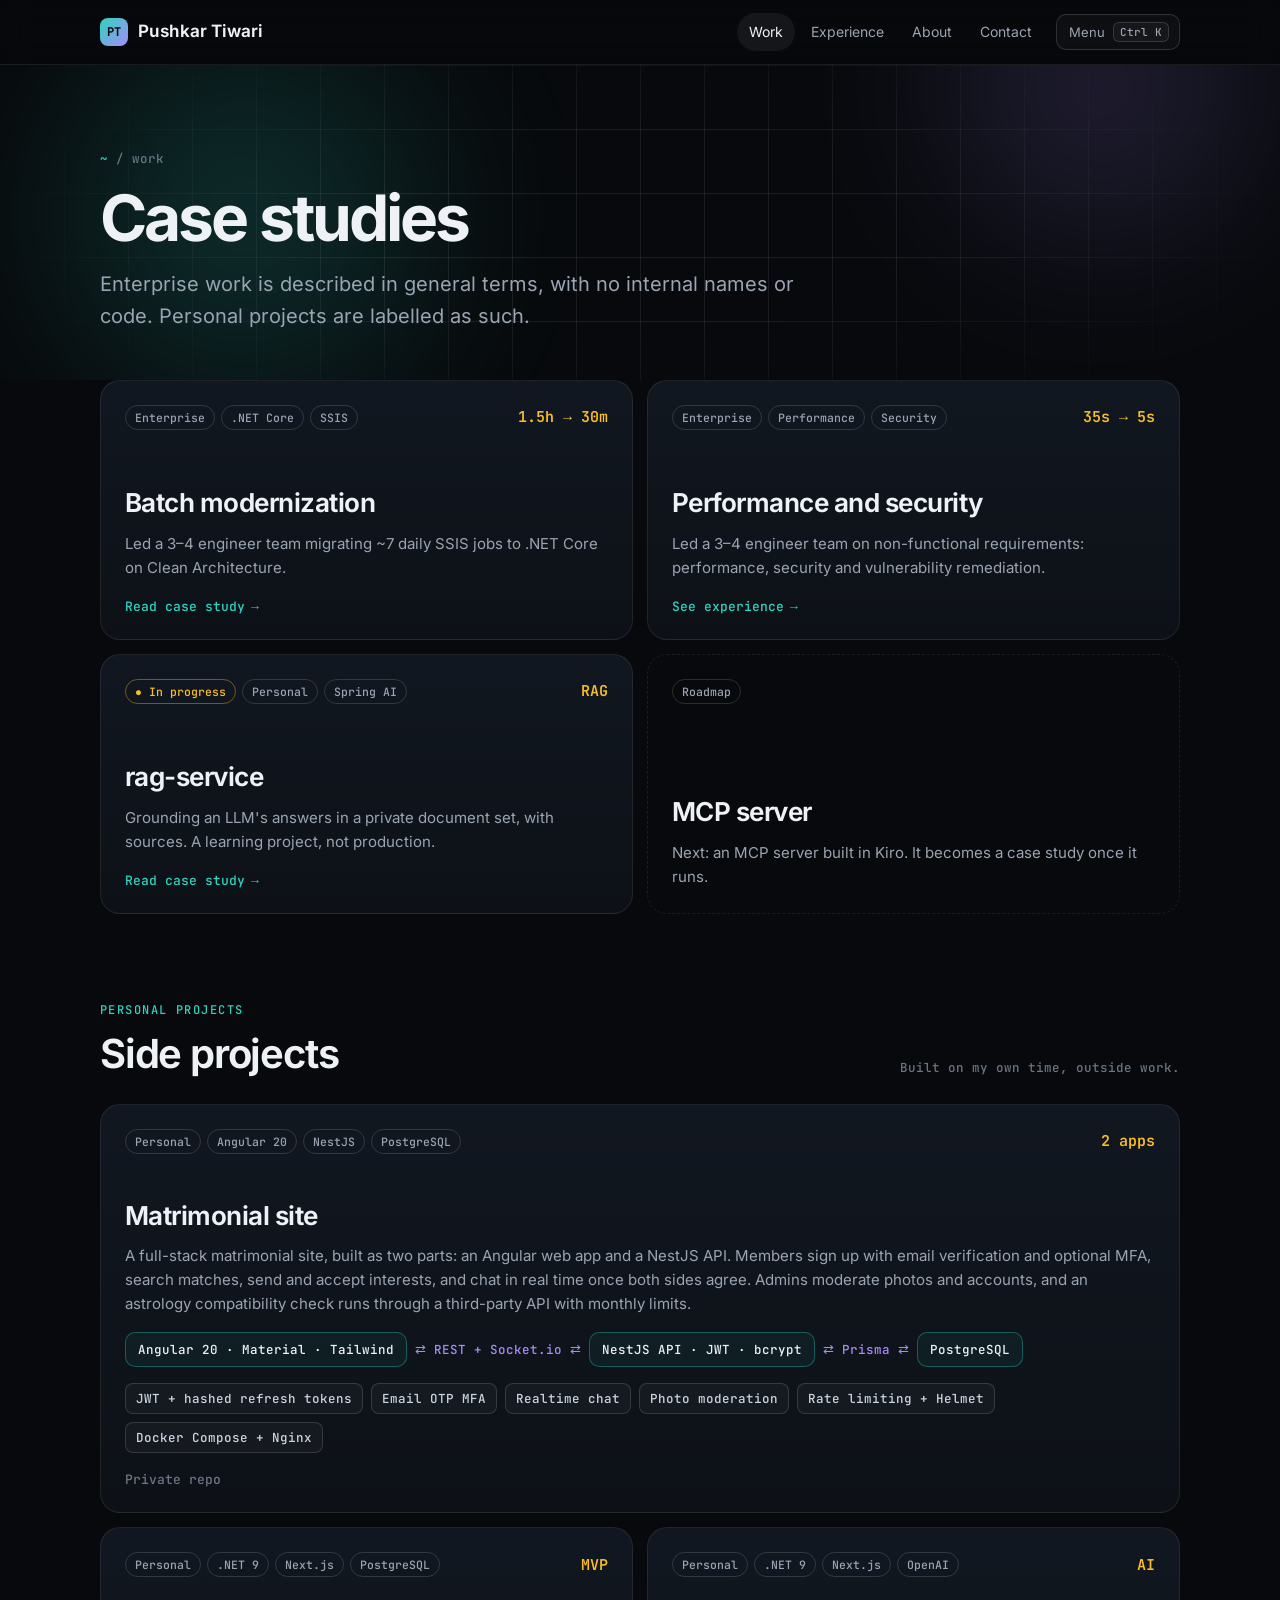
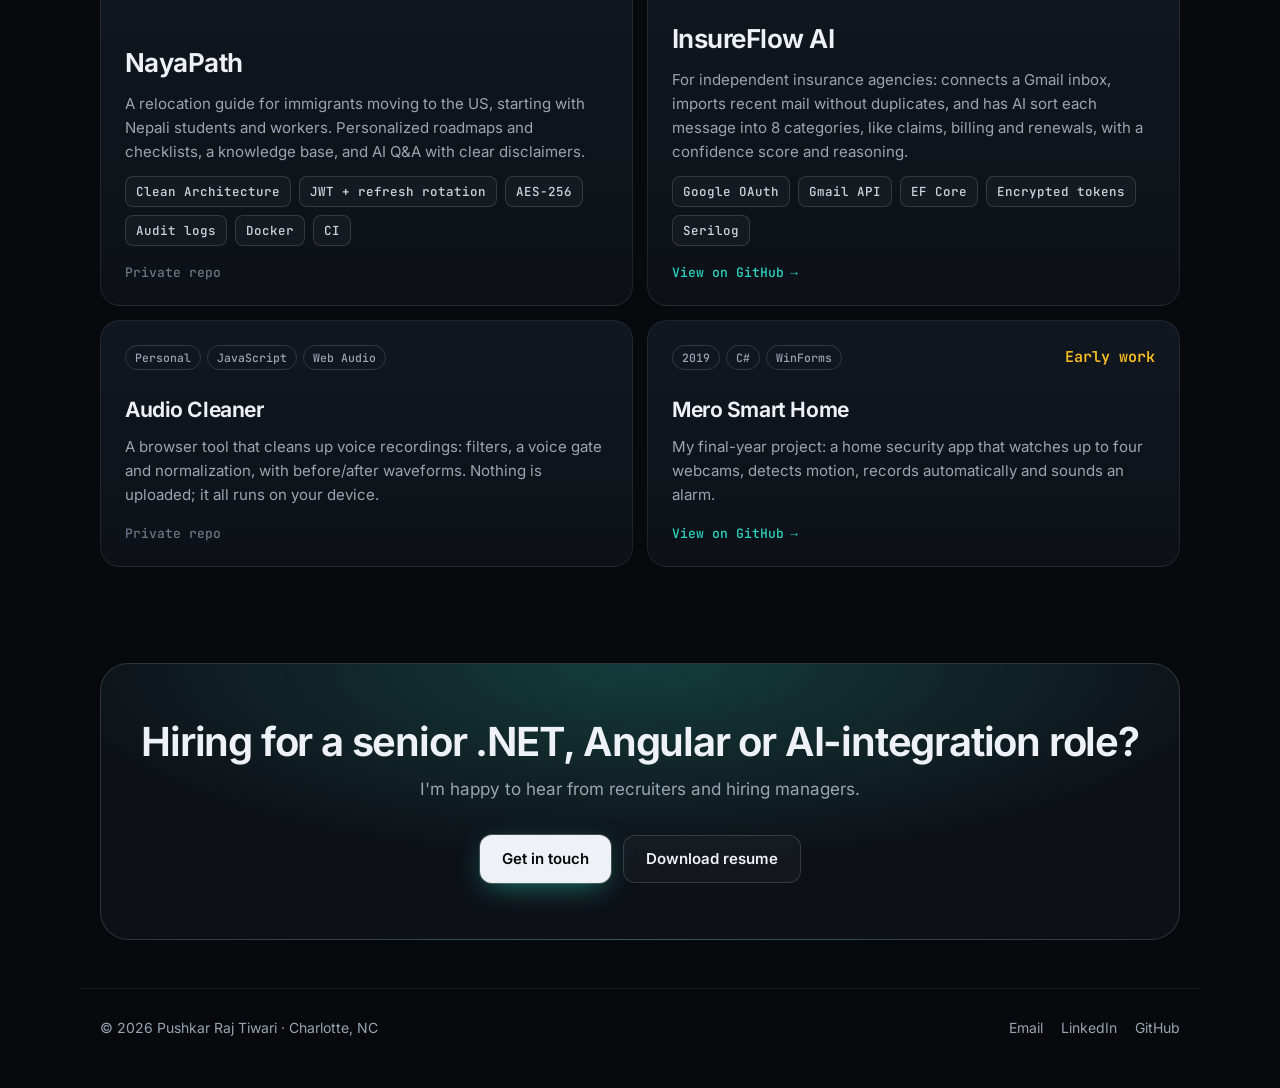
<file: work.html>
<!doctype html>
<html lang="en" data-root="">
<head>
  <meta charset="utf-8">
  <meta name="viewport" content="width=device-width, initial-scale=1">
  <title>Work · Pushkar Tiwari</title>
  <meta name="description" content="Pushkar Tiwari&#x27;s work: .NET Core batch modernization, performance and security, a RAG service, and side projects in .NET and AI.">
  <link rel="canonical" href="https://pushkartiwari.com/work.html">
  <meta name="theme-color" content="#07090C">
  <meta property="og:type" content="website">
  <meta property="og:site_name" content="Pushkar Tiwari">
  <meta property="og:title" content="Work · Pushkar Tiwari">
  <meta property="og:description" content="Pushkar Tiwari&#x27;s work: .NET Core batch modernization, performance and security, a RAG service, and side projects in .NET and AI.">
  <meta property="og:url" content="https://pushkartiwari.com/work.html">
  <meta property="og:image" content="https://pushkartiwari.com/assets/og-image.png">
  <meta property="og:image:width" content="1200">
  <meta property="og:image:height" content="630">
  <meta name="twitter:card" content="summary_large_image">
  <meta name="twitter:title" content="Work · Pushkar Tiwari">
  <meta name="twitter:description" content="Pushkar Tiwari&#x27;s work: .NET Core batch modernization, performance and security, a RAG service, and side projects in .NET and AI.">
  <meta name="twitter:image" content="https://pushkartiwari.com/assets/og-image.png">
  <link rel="icon" href="assets/favicon.svg" type="image/svg+xml">
  <link rel="preload" href="assets/fonts/inter-latin-wght-normal.woff2" as="font" type="font/woff2" crossorigin>
  <link rel="preload" href="assets/fonts/jetbrains-mono-latin-wght-normal.woff2" as="font" type="font/woff2" crossorigin>
  <link rel="stylesheet" href="assets/aurora.css">
  <link rel="stylesheet" href="assets/pages.css">
  <script>window.SITE = {"email": "PushkarRTiwari@gmail.com", "github": "https://github.com/PushkarRajTiwari", "linkedin": "https://www.linkedin.com/in/pushkarrtiwari", "resume": "Pushkar_Tiwari_Resume.pdf"};</script>
  <!-- Analytics: create a GoatCounter site, then uncomment and replace CODE.
  <script data-goatcounter="https://CODE.goatcounter.com/count" async src="//gc.zgo.at/count.js"></script>
  -->
</head>
<body>
<a class="skip-link" href="#main">Skip to content</a>
<header class="site-header">
  <div class="wrap">
    <a class="logo" href="index.html"><i>PT</i>Pushkar Tiwari</a>
    <nav aria-label="Main">
      <ul class="nav">
        <li><a href="work.html" aria-current="page">Work</a></li>
        <li class="hide-sm"><a href="experience.html">Experience</a></li>
        <li class="hide-sm"><a href="about.html">About</a></li>
        <li><a href="contact.html">Contact</a></li>
        <li><button class="k-btn" type="button" data-palette aria-label="Open command menu"><span>Menu</span><kbd><span class="k-mod">Ctrl</span> K</kbd></button></li>
      </ul>
    </nav>
  </div>
</header>

<main id="main">
  <section class="page-head">
    <div class="aurora" aria-hidden="true"><span class="a"></span><span class="b"></span></div><div class="grid-bg" aria-hidden="true"></div>
    <div class="wrap">
      <p class="crumb reveal"><a href="index.html">~</a> / work</p>
      <h1 class="reveal">Case studies</h1>
      <p class="lede reveal">Enterprise work is described in general terms, with no internal names or code. Personal projects are labelled as such.</p>
      
    </div>
  </section>
  <div class="wrap">
    <div class="cases">
      <a class="tile case reveal" href="work/batch-modernization.html">
        <div class="top"><div class="tags"><span class="tag">Enterprise</span><span class="tag">.NET Core</span><span class="tag">SSIS</span></div><span class="num">1.5h → 30m</span></div>
        <h2>Batch modernization</h2>
        <p>Led a 3–4 engineer team migrating ~7 daily SSIS jobs to .NET Core on Clean Architecture.</p>
        <span class="go">Read case study <span aria-hidden="true">→</span></span>
      </a>
      <a class="tile case reveal" href="experience.html">
        <div class="top"><div class="tags"><span class="tag">Enterprise</span><span class="tag">Performance</span><span class="tag">Security</span></div><span class="num">35s → 5s</span></div>
        <h2>Performance and security</h2>
        <p>Led a 3–4 engineer team on non-functional requirements: performance, security and vulnerability remediation.</p>
        <span class="go">See experience <span aria-hidden="true">→</span></span>
      </a>
      <a class="tile case reveal" href="work/rag-service.html">
        <div class="top"><div class="tags"><span class="tag live">● In progress</span><span class="tag">Personal</span><span class="tag">Spring AI</span></div><span class="num violet">RAG</span></div>
        <h2>rag-service</h2>
        <p>Grounding an LLM's answers in a private document set, with sources. A learning project, not production.</p>
        <span class="go">Read case study <span aria-hidden="true">→</span></span>
      </a>
      <div class="tile case roadmap reveal">
        <div class="top"><div class="tags"><span class="tag">Roadmap</span></div></div>
        <h2>MCP server</h2>
        <p>Next: an MCP server built in Kiro. It becomes a case study once it runs.</p>
      </div>
    </div>
  </div>

  <section class="section" aria-labelledby="side">
    <div class="wrap">
      <div class="section-head">
        <div><p class="label">Personal projects</p><h2 id="side">Side projects</h2></div>
        <span class="hint">Built on my own time, outside work.</span>
      </div>
      <div class="cases">
        <div class="tile case span-all reveal">
          <div class="top"><div class="tags"><span class="tag">Personal</span><span class="tag">Angular 20</span><span class="tag">NestJS</span><span class="tag">PostgreSQL</span></div><span class="num violet">2 apps</span></div>
          <h2>Matrimonial site</h2>
          <p>A full-stack matrimonial site, built as two parts: an Angular web app and a NestJS API. Members sign up with email verification and optional MFA, search matches, send and accept interests, and chat in real time once both sides agree. Admins moderate photos and accounts, and an astrology compatibility check runs through a third-party API with monthly limits.</p>
          <div class="arch" aria-label="Architecture: Angular web app talks to a NestJS API over REST and WebSockets; the API uses Prisma over PostgreSQL">
            <span class="node">Angular 20 · Material · Tailwind</span><span class="link">REST + Socket.io</span><span class="node">NestJS API · JWT · bcrypt</span><span class="link">Prisma</span><span class="node">PostgreSQL</span>
          </div>
          <div class="chips"><span class="chip">JWT + hashed refresh tokens</span><span class="chip">Email OTP MFA</span><span class="chip">Realtime chat</span><span class="chip">Photo moderation</span><span class="chip">Rate limiting + Helmet</span><span class="chip">Docker Compose + Nginx</span></div>
          <span class="go muted-go">Private repo</span>
        </div>
        <div class="tile case reveal">
          <div class="top"><div class="tags"><span class="tag">Personal</span><span class="tag">.NET 9</span><span class="tag">Next.js</span><span class="tag">PostgreSQL</span></div><span class="num violet">MVP</span></div>
          <h2>NayaPath</h2>
          <p>A relocation guide for immigrants moving to the US, starting with Nepali students and workers. Personalized roadmaps and checklists, a knowledge base, and AI Q&amp;A with clear disclaimers.</p>
          <div class="chips"><span class="chip">Clean Architecture</span><span class="chip">JWT + refresh rotation</span><span class="chip">AES-256</span><span class="chip">Audit logs</span><span class="chip">Docker</span><span class="chip">CI</span></div>
          <span class="go muted-go">Private repo</span>
        </div>
        <a class="tile case reveal" href="https://github.com/PushkarRajTiwari/InsureFlow-AI" rel="noopener">
          <div class="top"><div class="tags"><span class="tag">Personal</span><span class="tag">.NET 9</span><span class="tag">Next.js</span><span class="tag">OpenAI</span></div><span class="num violet">AI</span></div>
          <h2>InsureFlow AI</h2>
          <p>For independent insurance agencies: connects a Gmail inbox, imports recent mail without duplicates, and has AI sort each message into 8 categories, like claims, billing and renewals, with a confidence score and reasoning.</p>
          <div class="chips"><span class="chip">Google OAuth</span><span class="chip">Gmail API</span><span class="chip">EF Core</span><span class="chip">Encrypted tokens</span><span class="chip">Serilog</span></div>
          <span class="go">View on GitHub <span aria-hidden="true">→</span></span>
        </a>
      </div>
      <div class="cases small-cases">
        <div class="tile case reveal">
          <div class="top"><div class="tags"><span class="tag">Personal</span><span class="tag">JavaScript</span><span class="tag">Web Audio</span></div></div>
          <h2>Audio Cleaner</h2>
          <p>A browser tool that cleans up voice recordings: filters, a voice gate and normalization, with before/after waveforms. Nothing is uploaded; it all runs on your device.</p>
          <span class="go muted-go">Private repo</span>
        </div>
        <a class="tile case reveal" href="https://github.com/PushkarRajTiwari/merosmarthome" rel="noopener">
          <div class="top"><div class="tags"><span class="tag">2019</span><span class="tag">C#</span><span class="tag">WinForms</span></div><span class="num">Early work</span></div>
          <h2>Mero Smart Home</h2>
          <p>My final-year project: a home security app that watches up to four webcams, detects motion, records automatically and sounds an alarm.</p>
          <span class="go">View on GitHub <span aria-hidden="true">→</span></span>
        </a>
      </div>
    </div>
  </section>
  <div class="wrap">
    <section class="cta reveal" aria-labelledby="cta">
      <h2 id="cta">Hiring for a senior .NET, Angular or AI-integration role?</h2>
      <p>I'm happy to hear from recruiters and hiring managers.</p>
      <div class="actions">
        <a class="btn btn-primary" href="contact.html">Get in touch</a>
        <a class="btn btn-ghost" href="Pushkar_Tiwari_Resume.pdf" download>Download resume</a>
      </div>
    </section>
  </div>
</main>

<footer class="site-footer">
  <div class="wrap">
    <span>© 2026 Pushkar Raj Tiwari · Charlotte, NC</span>
    <ul>
      <li><a href="mailto:PushkarRTiwari@gmail.com">Email</a></li>
      <li><a href="https://www.linkedin.com/in/pushkarrtiwari" rel="me">LinkedIn</a></li>
      <li><a href="https://github.com/PushkarRajTiwari" rel="me">GitHub</a></li>
    </ul>
  </div>
</footer>
<script src="assets/aurora.js" defer></script>
</body>
</html>
</file>
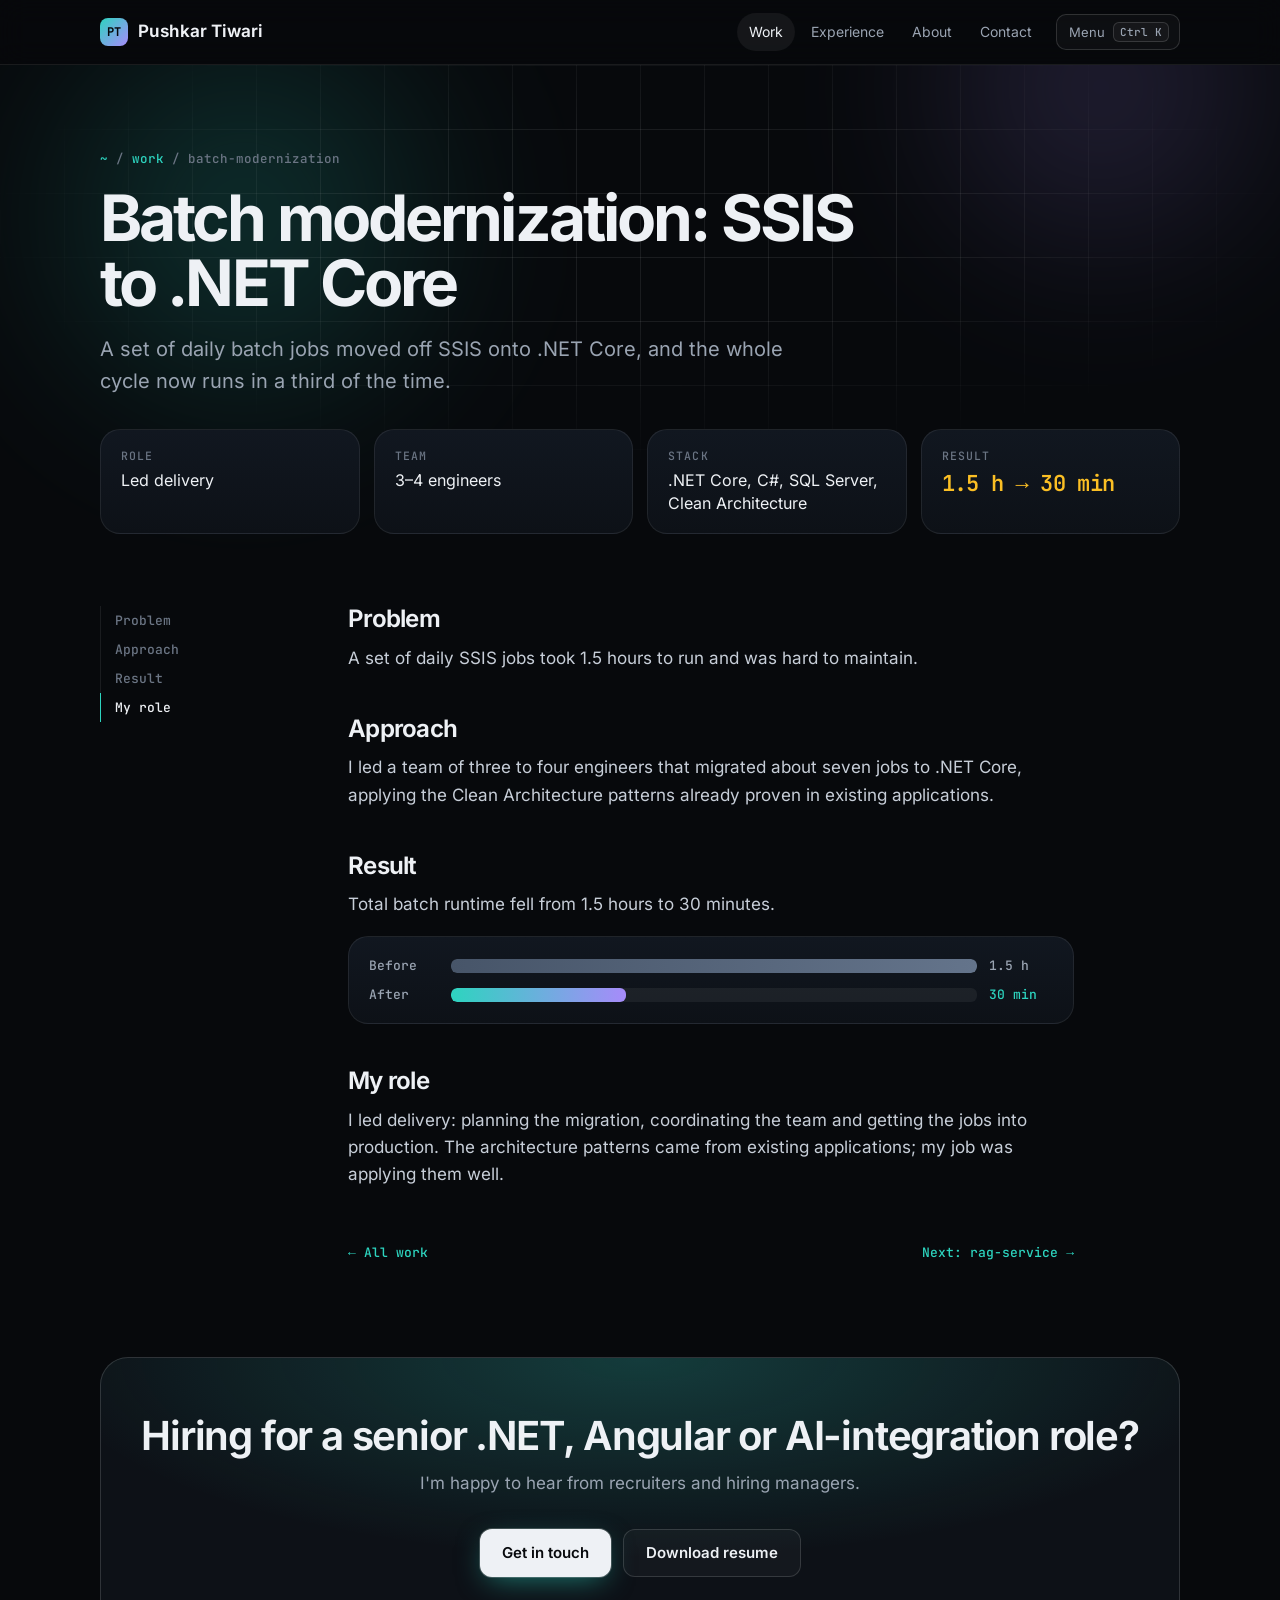
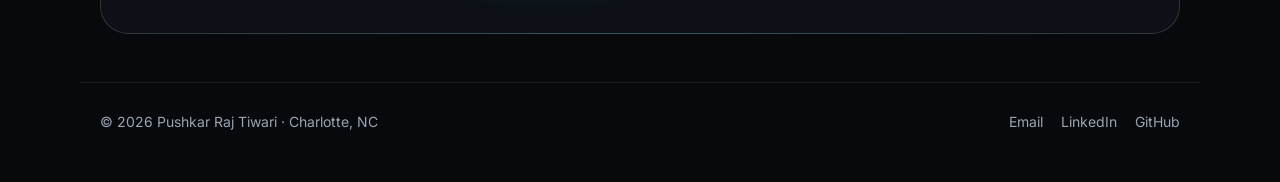
<file: work/batch-modernization.html>
<!doctype html>
<html lang="en" data-root="../">
<head>
  <meta charset="utf-8">
  <meta name="viewport" content="width=device-width, initial-scale=1">
  <title>Batch modernization · Pushkar Tiwari</title>
  <meta name="description" content="How a 3–4 engineer team migrated ~7 daily SSIS jobs to .NET Core and cut total batch runtime from 1.5 hours to 30 minutes.">
  <link rel="canonical" href="https://pushkartiwari.com/work/batch-modernization.html">
  <meta name="theme-color" content="#07090C">
  <meta property="og:type" content="website">
  <meta property="og:site_name" content="Pushkar Tiwari">
  <meta property="og:title" content="Batch modernization · Pushkar Tiwari">
  <meta property="og:description" content="How a 3–4 engineer team migrated ~7 daily SSIS jobs to .NET Core and cut total batch runtime from 1.5 hours to 30 minutes.">
  <meta property="og:url" content="https://pushkartiwari.com/work/batch-modernization.html">
  <meta property="og:image" content="https://pushkartiwari.com/assets/og-image.png">
  <meta property="og:image:width" content="1200">
  <meta property="og:image:height" content="630">
  <meta name="twitter:card" content="summary_large_image">
  <meta name="twitter:title" content="Batch modernization · Pushkar Tiwari">
  <meta name="twitter:description" content="How a 3–4 engineer team migrated ~7 daily SSIS jobs to .NET Core and cut total batch runtime from 1.5 hours to 30 minutes.">
  <meta name="twitter:image" content="https://pushkartiwari.com/assets/og-image.png">
  <link rel="icon" href="../assets/favicon.svg" type="image/svg+xml">
  <link rel="preload" href="../assets/fonts/inter-latin-wght-normal.woff2" as="font" type="font/woff2" crossorigin>
  <link rel="preload" href="../assets/fonts/jetbrains-mono-latin-wght-normal.woff2" as="font" type="font/woff2" crossorigin>
  <link rel="stylesheet" href="../assets/aurora.css">
  <link rel="stylesheet" href="../assets/pages.css">
  <script>window.SITE = {"email": "PushkarRTiwari@gmail.com", "github": "https://github.com/PushkarRajTiwari", "linkedin": "https://www.linkedin.com/in/pushkarrtiwari", "resume": "Pushkar_Tiwari_Resume.pdf"};</script>
  <!-- Analytics: create a GoatCounter site, then uncomment and replace CODE.
  <script data-goatcounter="https://CODE.goatcounter.com/count" async src="//gc.zgo.at/count.js"></script>
  -->
</head>
<body>
<a class="skip-link" href="#main">Skip to content</a>
<header class="site-header">
  <div class="wrap">
    <a class="logo" href="../index.html"><i>PT</i>Pushkar Tiwari</a>
    <nav aria-label="Main">
      <ul class="nav">
        <li><a href="../work.html" aria-current="page">Work</a></li>
        <li class="hide-sm"><a href="../experience.html">Experience</a></li>
        <li class="hide-sm"><a href="../about.html">About</a></li>
        <li><a href="../contact.html">Contact</a></li>
        <li><button class="k-btn" type="button" data-palette aria-label="Open command menu"><span>Menu</span><kbd><span class="k-mod">Ctrl</span> K</kbd></button></li>
      </ul>
    </nav>
  </div>
</header>

<main id="main">
  <section class="page-head">
    <div class="aurora" aria-hidden="true"><span class="a"></span><span class="b"></span></div><div class="grid-bg" aria-hidden="true"></div>
    <div class="wrap">
      <p class="crumb reveal"><a href="../index.html">~</a> / <a href="../work.html">work</a> / batch-modernization</p>
      <h1 class="reveal">Batch modernization: SSIS to .NET Core</h1>
      <p class="lede reveal">A set of daily batch jobs moved off SSIS onto .NET Core, and the whole cycle now runs in a third of the time.</p>
      <dl class="facts">
        <div class="tile reveal"><dt>Role</dt><dd>Led delivery</dd></div>
        <div class="tile reveal"><dt>Team</dt><dd>3–4 engineers</dd></div>
        <div class="tile reveal"><dt>Stack</dt><dd>.NET Core, C#, SQL Server, Clean Architecture</dd></div>
        <div class="tile reveal"><dt>Result</dt><dd class="metric">1.5 h → 30 min</dd></div>
      </dl>
    </div>
  </section>
  <div class="wrap">
    <div class="article">
      <nav class="toc" aria-label="Contents"><ol>
        <li><a href="#problem">Problem</a></li><li><a href="#approach">Approach</a></li><li><a href="#result">Result</a></li><li><a href="#role">My role</a></li>
      </ol></nav>
      <div class="prose">
        <h2 id="problem">Problem</h2>
        <p>A set of daily SSIS jobs took 1.5 hours to run and was hard to maintain.</p>
        <h2 id="approach">Approach</h2>
        <p>I led a team of three to four engineers that migrated about seven jobs to .NET Core, applying the Clean Architecture patterns already proven in existing applications.</p>
        <h2 id="result">Result</h2>
        <p>Total batch runtime fell from 1.5 hours to 30 minutes.</p>
        <div class="tile mini-bars reveal" role="img" aria-label="Batch runtime: 90 minutes before, 30 minutes after">
          <div class="row b"><span>Before</span><div class="bar"><i style="--w:100%"></i></div><span>1.5 h</span></div>
          <div class="row a"><span>After</span><div class="bar"><i style="--w:33.3%"></i></div><span class="teal">30 min</span></div>
        </div>
        <h2 id="role">My role</h2>
        <p>I led delivery: planning the migration, coordinating the team and getting the jobs into production. The architecture patterns came from existing applications; my job was applying them well.</p>
        <div class="next"><a href="../work.html">← All work</a><a href="../work/rag-service.html">Next: rag-service →</a></div>
      </div>
    </div>
  </div>
  <div class="wrap">
    <section class="cta reveal" aria-labelledby="cta">
      <h2 id="cta">Hiring for a senior .NET, Angular or AI-integration role?</h2>
      <p>I'm happy to hear from recruiters and hiring managers.</p>
      <div class="actions">
        <a class="btn btn-primary" href="../contact.html">Get in touch</a>
        <a class="btn btn-ghost" href="../Pushkar_Tiwari_Resume.pdf" download>Download resume</a>
      </div>
    </section>
  </div>
</main>

<footer class="site-footer">
  <div class="wrap">
    <span>© 2026 Pushkar Raj Tiwari · Charlotte, NC</span>
    <ul>
      <li><a href="mailto:PushkarRTiwari@gmail.com">Email</a></li>
      <li><a href="https://www.linkedin.com/in/pushkarrtiwari" rel="me">LinkedIn</a></li>
      <li><a href="https://github.com/PushkarRajTiwari" rel="me">GitHub</a></li>
    </ul>
  </div>
</footer>
<script src="../assets/aurora.js" defer></script>
</body>
</html>
</file>
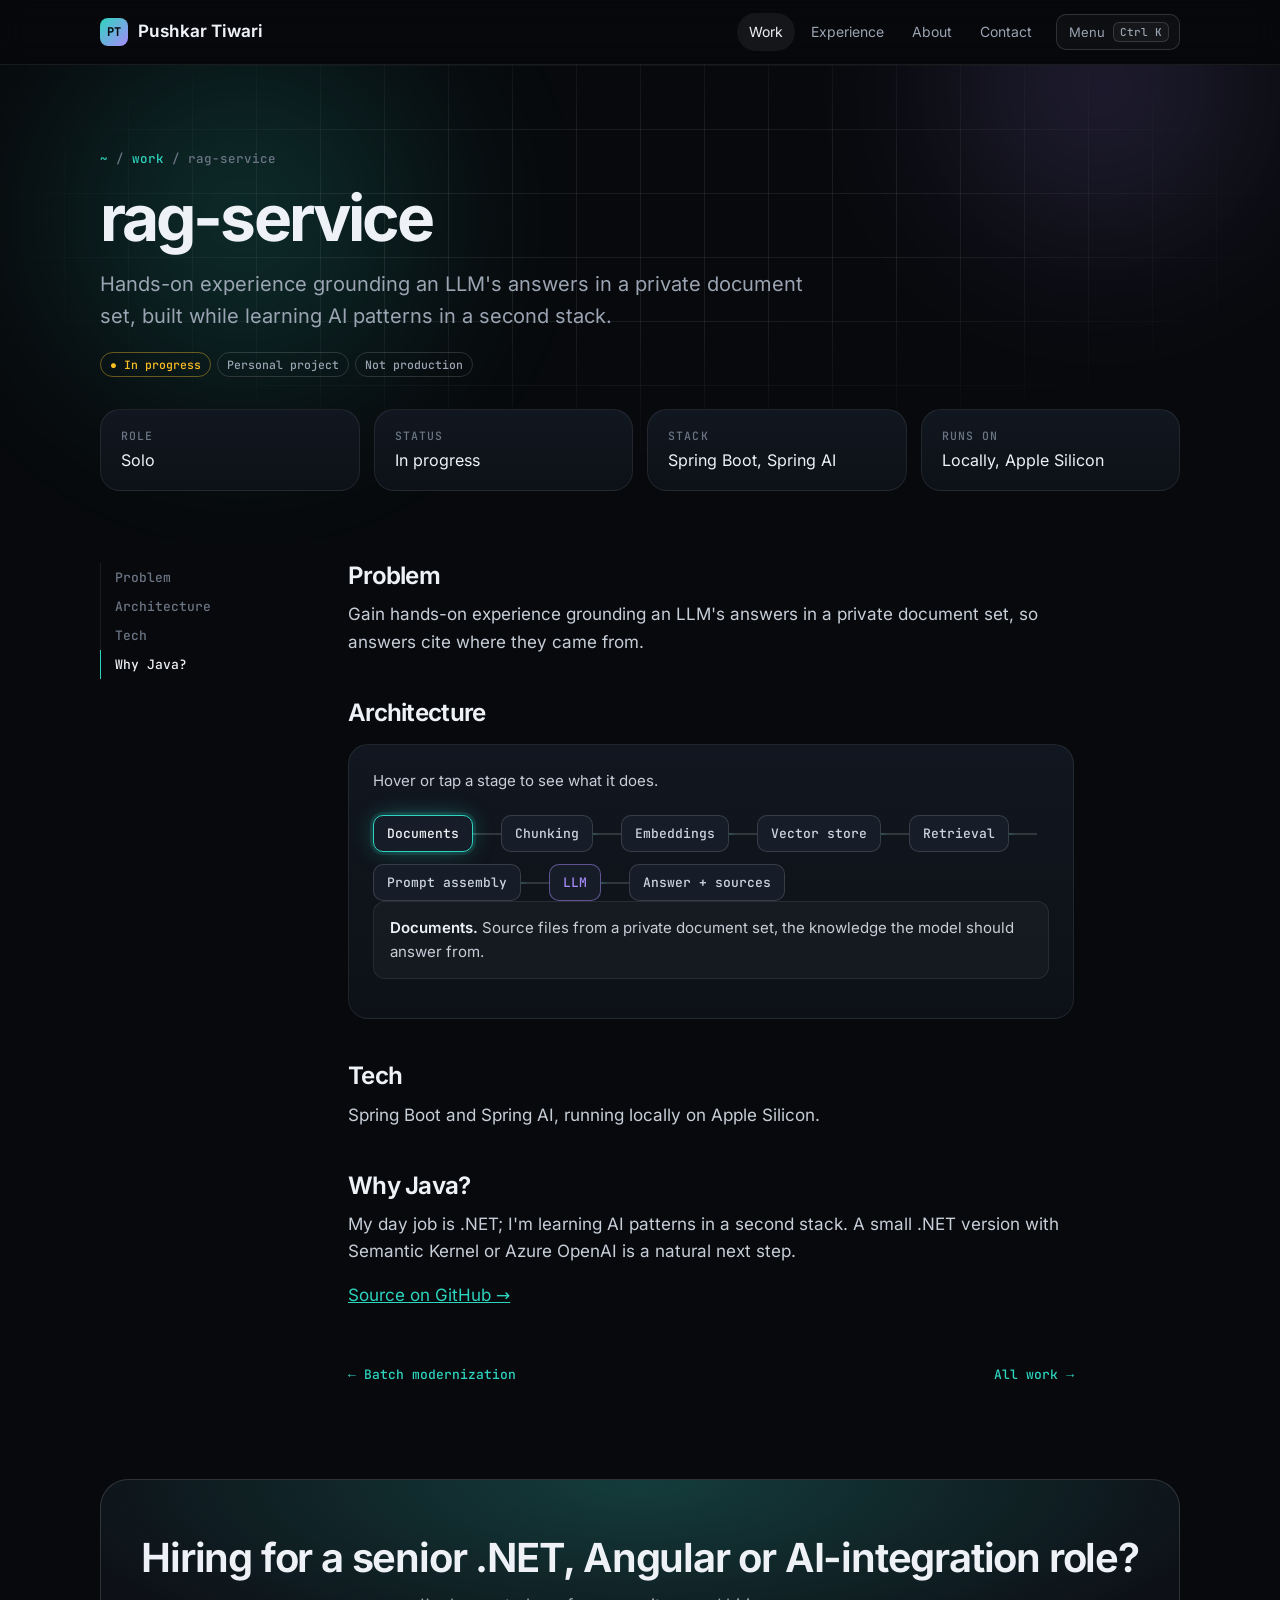
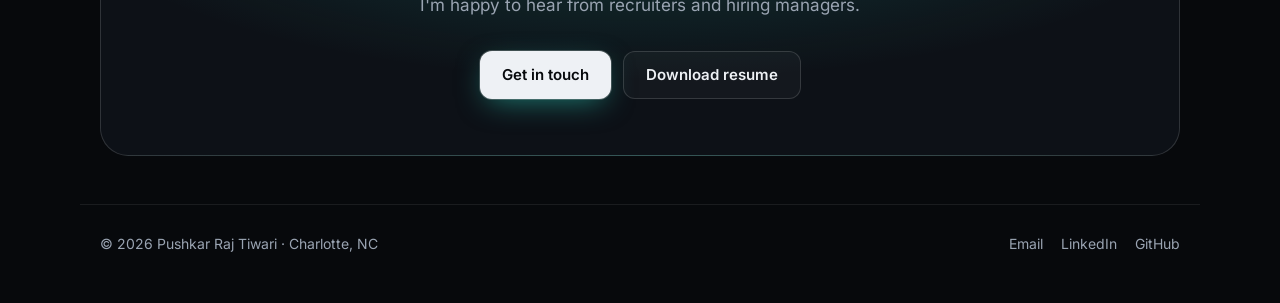
<file: work/rag-service.html>
<!doctype html>
<html lang="en" data-root="../">
<head>
  <meta charset="utf-8">
  <meta name="viewport" content="width=device-width, initial-scale=1">
  <title>rag-service · Pushkar Tiwari</title>
  <meta name="description" content="rag-service, a personal learning project: a Spring AI service that grounds an LLM&#x27;s answers in a private document set.">
  <link rel="canonical" href="https://pushkartiwari.com/work/rag-service.html">
  <meta name="theme-color" content="#07090C">
  <meta property="og:type" content="website">
  <meta property="og:site_name" content="Pushkar Tiwari">
  <meta property="og:title" content="rag-service · Pushkar Tiwari">
  <meta property="og:description" content="rag-service, a personal learning project: a Spring AI service that grounds an LLM&#x27;s answers in a private document set.">
  <meta property="og:url" content="https://pushkartiwari.com/work/rag-service.html">
  <meta property="og:image" content="https://pushkartiwari.com/assets/og-image.png">
  <meta property="og:image:width" content="1200">
  <meta property="og:image:height" content="630">
  <meta name="twitter:card" content="summary_large_image">
  <meta name="twitter:title" content="rag-service · Pushkar Tiwari">
  <meta name="twitter:description" content="rag-service, a personal learning project: a Spring AI service that grounds an LLM&#x27;s answers in a private document set.">
  <meta name="twitter:image" content="https://pushkartiwari.com/assets/og-image.png">
  <link rel="icon" href="../assets/favicon.svg" type="image/svg+xml">
  <link rel="preload" href="../assets/fonts/inter-latin-wght-normal.woff2" as="font" type="font/woff2" crossorigin>
  <link rel="preload" href="../assets/fonts/jetbrains-mono-latin-wght-normal.woff2" as="font" type="font/woff2" crossorigin>
  <link rel="stylesheet" href="../assets/aurora.css">
  <link rel="stylesheet" href="../assets/pages.css">
  <link rel="stylesheet" href="../assets/home.css">
  <script>window.SITE = {"email": "PushkarRTiwari@gmail.com", "github": "https://github.com/PushkarRajTiwari", "linkedin": "https://www.linkedin.com/in/pushkarrtiwari", "resume": "Pushkar_Tiwari_Resume.pdf"};</script>
  <!-- Analytics: create a GoatCounter site, then uncomment and replace CODE.
  <script data-goatcounter="https://CODE.goatcounter.com/count" async src="//gc.zgo.at/count.js"></script>
  -->
</head>
<body>
<a class="skip-link" href="#main">Skip to content</a>
<header class="site-header">
  <div class="wrap">
    <a class="logo" href="../index.html"><i>PT</i>Pushkar Tiwari</a>
    <nav aria-label="Main">
      <ul class="nav">
        <li><a href="../work.html" aria-current="page">Work</a></li>
        <li class="hide-sm"><a href="../experience.html">Experience</a></li>
        <li class="hide-sm"><a href="../about.html">About</a></li>
        <li><a href="../contact.html">Contact</a></li>
        <li><button class="k-btn" type="button" data-palette aria-label="Open command menu"><span>Menu</span><kbd><span class="k-mod">Ctrl</span> K</kbd></button></li>
      </ul>
    </nav>
  </div>
</header>

<main id="main">
  <section class="page-head">
    <div class="aurora" aria-hidden="true"><span class="a"></span><span class="b"></span></div><div class="grid-bg" aria-hidden="true"></div>
    <div class="wrap">
      <p class="crumb reveal"><a href="../index.html">~</a> / <a href="../work.html">work</a> / rag-service</p>
      <h1 class="reveal">rag-service</h1>
      <p class="lede reveal">Hands-on experience grounding an LLM's answers in a private document set, built while learning AI patterns in a second stack.</p>
      <div class="tags reveal" style="margin-top:20px"><span class="tag live">● In progress</span><span class="tag">Personal project</span><span class="tag">Not production</span></div>
      <dl class="facts">
        <div class="tile reveal"><dt>Role</dt><dd>Solo</dd></div>
        <div class="tile reveal"><dt>Status</dt><dd>In progress</dd></div>
        <div class="tile reveal"><dt>Stack</dt><dd>Spring Boot, Spring AI</dd></div>
        <div class="tile reveal"><dt>Runs on</dt><dd>Locally, Apple Silicon</dd></div>
      </dl>
    </div>
  </section>
  <div class="wrap">
    <div class="article">
      <nav class="toc" aria-label="Contents"><ol>
        <li><a href="#problem">Problem</a></li><li><a href="#architecture">Architecture</a></li><li><a href="#tech">Tech</a></li><li><a href="#why-java">Why Java?</a></li>
      </ol></nav>
      <div class="prose">
        <h2 id="problem">Problem</h2>
        <p>Gain hands-on experience grounding an LLM's answers in a private document set, so answers cite where they came from.</p>
        <h2 id="architecture">Architecture</h2>
        <div class="tile reveal" style="margin:18px 0 8px">
          <p style="margin:0 0 4px">Hover or tap a stage to see what it does.</p>
          <div class="rag-flow" id="rag-flow" role="group" aria-label="RAG pipeline stages">
            <button type="button" class="stage" data-note="Source files from a private document set, the knowledge the model should answer from.">Documents</button><span class="pipe" aria-hidden="true"><i style="--d:0"></i></span>
            <button type="button" class="stage" data-note="Documents are split into overlapping passages small enough to retrieve precisely.">Chunking</button><span class="pipe" aria-hidden="true"><i style="--d:1"></i></span>
            <button type="button" class="stage" data-note="Each chunk becomes a vector that captures its meaning, so similar ideas sit close together.">Embeddings</button><span class="pipe" aria-hidden="true"><i style="--d:2"></i></span>
            <button type="button" class="stage" data-note="Vectors are indexed so the closest passages to a question can be found quickly.">Vector store</button><span class="pipe" aria-hidden="true"><i style="--d:3"></i></span>
            <button type="button" class="stage" data-note="The question is embedded too, and the most relevant chunks are pulled back.">Retrieval</button><span class="pipe" aria-hidden="true"><i style="--d:4"></i></span>
            <button type="button" class="stage" data-note="Retrieved passages and the question are assembled into one grounded prompt.">Prompt assembly</button><span class="pipe" aria-hidden="true"><i style="--d:5"></i></span>
            <button type="button" class="stage llm" data-note="The model answers using only the supplied context, which keeps it grounded.">LLM</button><span class="pipe" aria-hidden="true"><i style="--d:6"></i></span>
            <button type="button" class="stage" data-note="The answer comes back with the sources it used, so it can be checked.">Answer + sources</button>
          </div>
          <p class="rag-note" id="rag-note" aria-live="polite"></p>
        </div>
        <h2 id="tech">Tech</h2>
        <p>Spring Boot and Spring AI, running locally on Apple Silicon.</p>
        <h2 id="why-java">Why Java?</h2>
        <p>My day job is .NET; I'm learning AI patterns in a second stack. A small .NET version with Semantic Kernel or Azure OpenAI is a natural next step.</p>
        <p><a href="https://github.com/PushkarRajTiwari">Source on GitHub →</a></p>
        <div class="next"><a href="../work/batch-modernization.html">← Batch modernization</a><a href="../work.html">All work →</a></div>
      </div>
    </div>
  </div>
  <div class="wrap">
    <section class="cta reveal" aria-labelledby="cta">
      <h2 id="cta">Hiring for a senior .NET, Angular or AI-integration role?</h2>
      <p>I'm happy to hear from recruiters and hiring managers.</p>
      <div class="actions">
        <a class="btn btn-primary" href="../contact.html">Get in touch</a>
        <a class="btn btn-ghost" href="../Pushkar_Tiwari_Resume.pdf" download>Download resume</a>
      </div>
    </section>
  </div>
</main>

<footer class="site-footer">
  <div class="wrap">
    <span>© 2026 Pushkar Raj Tiwari · Charlotte, NC</span>
    <ul>
      <li><a href="mailto:PushkarRTiwari@gmail.com">Email</a></li>
      <li><a href="https://www.linkedin.com/in/pushkarrtiwari" rel="me">LinkedIn</a></li>
      <li><a href="https://github.com/PushkarRajTiwari" rel="me">GitHub</a></li>
    </ul>
  </div>
</footer>
<script src="../assets/aurora.js" defer></script>
<script src="../assets/home.js" defer></script>
</body>
</html>
</file>
<file: assets/aurora.css>
/* Aurora theme: shared styles for every page. */
@font-face { font-family: "Inter"; font-weight: 100 900; font-display: swap; src: url("fonts/inter-latin-wght-normal.woff2") format("woff2"); }
@font-face { font-family: "JB Mono"; font-weight: 100 800; font-display: swap; src: url("fonts/jetbrains-mono-latin-wght-normal.woff2") format("woff2"); }

:root {
  --bg: #07090C; --panel: #0D1117; --panel-2: #111720; --panel-3: #161D28;
  --line: rgba(255,255,255,.08); --line-2: rgba(255,255,255,.14); --line-3: rgba(255,255,255,.22);
  --text: #EEF1F5; --muted: #9AA4B2; --dim: #6B7584;
  --teal: #2DD4BF; --violet: #A78BFA; --amber: #FBBF24; --rose: #FB7185;
  --sans: "Inter", system-ui, -apple-system, "Segoe UI", sans-serif;
  --mono: "JB Mono", ui-monospace, "SFMono-Regular", Menlo, monospace;
  --radius: 20px;
  color-scheme: dark;
}
* , *::before, *::after { box-sizing: border-box; }
html { overflow-x: clip; scroll-padding-top: 84px; -webkit-text-size-adjust: 100%; }
body { margin: 0; background: var(--bg); color: var(--text); font: 400 17px/1.6 var(--sans); -webkit-font-smoothing: antialiased; }
a { color: inherit; }
img { max-width: 100%; height: auto; }
button { font: inherit; color: inherit; }
:focus-visible { outline: 2px solid var(--teal); outline-offset: 3px; border-radius: 6px; }
::selection { background: rgba(45,212,191,.35); }
.wrap { max-width: 1120px; margin: 0 auto; padding: 0 20px; }
.sr-only { position: absolute; width: 1px; height: 1px; margin: -1px; padding: 0; overflow: hidden; clip: rect(0 0 0 0); white-space: nowrap; border: 0; }
.skip-link { position: absolute; left: 12px; top: -60px; z-index: 100; background: var(--teal); color: #07090C; padding: 10px 16px; border-radius: 10px; font-weight: 600; text-decoration: none; }
.skip-link:focus { top: 12px; }
kbd { font: 500 11px var(--mono); padding: 2px 6px; border-radius: 6px; border: 1px solid var(--line-2); background: rgba(255,255,255,.04); color: var(--muted); }

/* Background glow */
.aurora { position: absolute; inset: -20vh -10vw auto; height: 95vh; z-index: 0; pointer-events: none; filter: blur(70px); opacity: .55; }
.aurora span { position: absolute; border-radius: 50%; }
.aurora .a { width: 46vw; height: 46vw; left: 6vw; top: 4vh; background: radial-gradient(circle, rgba(45,212,191,.55), transparent 65%); animation: drift 18s ease-in-out infinite alternate; }
.aurora .b { width: 40vw; height: 40vw; right: 4vw; top: -6vh; background: radial-gradient(circle, rgba(167,139,250,.5), transparent 65%); animation: drift 22s ease-in-out infinite alternate-reverse; }
@keyframes drift { to { transform: translate(6vw, 5vh) scale(1.1); } }
.grid-bg { position: absolute; inset: 0 0 auto; height: 100vh; z-index: 0; pointer-events: none;
  background-image: linear-gradient(var(--line) 1px, transparent 1px), linear-gradient(90deg, var(--line) 1px, transparent 1px);
  background-size: 64px 64px;
  -webkit-mask-image: radial-gradient(ellipse 70% 60% at 50% 30%, #000 30%, transparent 75%); mask-image: radial-gradient(ellipse 70% 60% at 50% 30%, #000 30%, transparent 75%); }

/* Header */
.site-header { position: sticky; top: 0; z-index: 30; backdrop-filter: blur(14px); -webkit-backdrop-filter: blur(14px); background: rgba(7,9,12,.66); border-bottom: 1px solid var(--line); }
.site-header .wrap { display: flex; align-items: center; justify-content: space-between; gap: 12px; height: 64px; }
.logo { font-weight: 650; text-decoration: none; display: flex; align-items: center; gap: 10px; white-space: nowrap; }
.logo i { width: 28px; height: 28px; border-radius: 8px; background: linear-gradient(135deg, var(--teal), var(--violet)); display: grid; place-items: center; font: 700 12px var(--mono); color: #07090C; font-style: normal; }
.nav { display: flex; align-items: center; gap: 4px; list-style: none; margin: 0; padding: 0; }
.nav a { text-decoration: none; color: var(--muted); font-size: 14px; padding: 8px 12px; border-radius: 999px; display: block; }
.nav a:hover, .nav a[aria-current="page"] { color: var(--text); background: rgba(255,255,255,.06); }
.k-btn { display: inline-flex; align-items: center; gap: 8px; height: 36px; padding: 0 10px 0 12px; margin-left: 8px; border-radius: 10px; border: 1px solid var(--line-2); background: rgba(255,255,255,.03); color: var(--muted); font-size: 13px; cursor: pointer; }
.k-btn:hover { color: var(--text); border-color: var(--line-3); }

/* Type + buttons */
.label { font: 500 12px var(--mono); letter-spacing: .12em; text-transform: uppercase; color: var(--teal); margin: 0 0 14px; }
h1 { font-size: clamp(40px, 6.4vw, 76px); line-height: 1.02; letter-spacing: -0.045em; font-weight: 700; margin: 22px 0 22px; }
h2 { font-size: clamp(28px, 4vw, 40px); letter-spacing: -0.03em; line-height: 1.1; margin: 0 0 28px; font-weight: 650; }
h3 { margin: 0 0 6px; font-size: 19px; letter-spacing: -0.01em; font-weight: 620; line-height: 1.3; }
.grad { background: linear-gradient(90deg, var(--teal), var(--violet), var(--teal)); background-size: 200% auto; -webkit-background-clip: text; background-clip: text; color: transparent; animation: shine 6s linear infinite; }
@keyframes shine { to { background-position: 200% center; } }
.lede { font-size: clamp(17px, 1.8vw, 20px); color: var(--muted); max-width: 56ch; margin: 0; }
.lede b { color: var(--text); font-weight: 550; }
.pill { display: inline-flex; align-items: center; gap: 10px; padding: 6px 14px 6px 8px; border: 1px solid var(--line-2); border-radius: 999px; font-size: 13px; color: var(--muted); background: rgba(255,255,255,.03); }
.dot { flex: none; width: 8px; height: 8px; border-radius: 50%; background: var(--teal); animation: pulse 2s infinite; margin-left: 6px; }
@keyframes pulse { 0% { box-shadow: 0 0 0 0 rgba(45,212,191,.6); } 70%, 100% { box-shadow: 0 0 0 10px rgba(45,212,191,0); } }
.actions { display: flex; flex-wrap: wrap; gap: 12px; margin-top: 32px; }
.btn { display: inline-flex; align-items: center; gap: 8px; height: 48px; padding: 0 22px; border-radius: 12px; font-weight: 600; font-size: 15px; text-decoration: none; border: 0; cursor: pointer; transition: transform .2s, box-shadow .2s, background .2s; }
.btn-primary { background: var(--text); color: #07090C; box-shadow: 0 0 0 1px rgba(255,255,255,.2), 0 8px 30px -8px rgba(45,212,191,.6); }
.btn-primary:hover { transform: translateY(-2px); box-shadow: 0 0 0 1px rgba(255,255,255,.3), 0 14px 40px -8px rgba(45,212,191,.8); }
.btn-ghost { border: 1px solid var(--line-2); color: var(--text); background: rgba(255,255,255,.03); }
.btn-ghost:hover { background: rgba(255,255,255,.08); }

/* Tiles */
.section { position: relative; z-index: 1; padding: 88px 0 0; }
.section-head { display: flex; justify-content: space-between; align-items: end; gap: 20px; flex-wrap: wrap; margin-bottom: 28px; }
.section-head h2 { margin: 0; }
.hint { font: 500 12.5px var(--mono); color: var(--dim); }
.bento { display: grid; grid-template-columns: repeat(6, 1fr); gap: 14px; }
.tile { position: relative; background: linear-gradient(180deg, var(--panel-2), var(--panel)); border: 1px solid var(--line); border-radius: var(--radius); padding: 24px; overflow: hidden; isolation: isolate; }
.tile::before { content: ""; position: absolute; inset: 0; z-index: -1; pointer-events: none; background: radial-gradient(420px circle at var(--mx, -200px) var(--my, -200px), rgba(45,212,191,.12), transparent 45%); opacity: 0; transition: opacity .3s; }
.tile:hover::before { opacity: 1; }
.tile:hover { border-color: var(--line-2); }
.tile p { margin: 8px 0 0; color: var(--muted); font-size: 15px; }
.span-2 { grid-column: span 2; } .span-3 { grid-column: span 3; } .span-4 { grid-column: span 4; } .span-6 { grid-column: span 6; }
.big { font: 600 clamp(40px, 5vw, 60px)/1 var(--mono); letter-spacing: -0.05em; }
.amber { color: var(--amber); } .teal { color: var(--teal); } .violet { color: var(--violet); }
.icon { width: 40px; height: 40px; border-radius: 12px; display: grid; place-items: center; margin-bottom: 18px; background: rgba(45,212,191,.12); color: var(--teal); }
.icon svg { width: 20px; height: 20px; }
.chips { display: flex; flex-wrap: wrap; gap: 8px; margin-top: 14px; }
.chip { font: 500 12.5px var(--mono); padding: 6px 10px; border-radius: 8px; border: 1px solid var(--line-2); color: #CBD5E1; background: rgba(255,255,255,.03); }
.tag { font: 500 11.5px var(--mono); padding: 4px 9px; border-radius: 999px; border: 1px solid var(--line-2); color: var(--muted); }
.tag.live { color: var(--amber); border-color: rgba(251,191,36,.4); }

/* CTA + footer */
.cta { position: relative; z-index: 1; margin: 96px 0 0; padding: 56px 40px; border-radius: 28px; text-align: center; background: radial-gradient(600px 200px at 50% 0%, rgba(45,212,191,.22), transparent), var(--panel); border: 1px solid var(--line-2); }
.cta h2 { margin-bottom: 12px; } .cta p { color: var(--muted); margin: 0 auto; max-width: 52ch; } .cta .actions { justify-content: center; }
.site-footer { position: relative; z-index: 1; padding: 48px 0; color: var(--muted); font-size: 14px; }
.site-footer .wrap { display: flex; justify-content: space-between; flex-wrap: wrap; gap: 12px; border-top: 1px solid var(--line); padding-top: 28px; }
.site-footer ul { display: flex; gap: 18px; list-style: none; margin: 0; padding: 0; }
.site-footer a { color: var(--muted); text-decoration: none; } .site-footer a:hover { color: var(--text); }

/* Command palette */
.palette { position: fixed; inset: 0; z-index: 60; display: none; align-items: flex-start; justify-content: center; padding: 12vh 16px 16px; background: rgba(3,5,8,.6); backdrop-filter: blur(6px); -webkit-backdrop-filter: blur(6px); }
.palette.open { display: flex; }
.palette-box { width: min(560px, 100%); background: var(--panel-2); border: 1px solid var(--line-2); border-radius: 16px; box-shadow: 0 40px 80px -20px rgba(0,0,0,.7); overflow: hidden; animation: pop .18s ease-out; }
@keyframes pop { from { transform: translateY(8px) scale(.98); opacity: 0; } }
.palette input { width: 100%; background: transparent; border: 0; border-bottom: 1px solid var(--line); padding: 18px 20px; color: var(--text); font: 400 16px var(--sans); }
.palette input:focus { outline: none; }
.palette ul { list-style: none; margin: 0; padding: 8px; max-height: 50vh; overflow: auto; }
.palette li { display: flex; align-items: center; justify-content: space-between; gap: 12px; padding: 11px 12px; border-radius: 10px; cursor: pointer; color: var(--muted); font-size: 15px; }
.palette li .g { font: 500 11px var(--mono); color: var(--dim); text-transform: uppercase; letter-spacing: .08em; }
.palette li[aria-selected="true"] { background: rgba(45,212,191,.1); color: var(--text); }
.palette .empty { padding: 16px 12px; color: var(--dim); }
.palette .foot { display: flex; gap: 14px; padding: 10px 16px; border-top: 1px solid var(--line); font-size: 12px; color: var(--dim); }
.toast { position: fixed; left: 50%; bottom: 24px; transform: translate(-50%, 20px); z-index: 70; opacity: 0; pointer-events: none; padding: 10px 16px; border-radius: 10px; background: var(--text); color: #07090C; font-weight: 600; font-size: 14px; transition: opacity .2s, transform .2s; }
.toast.show { opacity: 1; transform: translate(-50%, 0); }

/* Scroll reveal */
.js .reveal { opacity: 0; transform: translateY(18px); transition: opacity .8s, transform .8s cubic-bezier(.2,.8,.2,1); }
.js .reveal.in { opacity: 1; transform: none; }

@media (max-width: 860px) {
  .bento { grid-template-columns: repeat(2, 1fr); }
  .span-2, .span-3, .span-4, .span-6 { grid-column: span 2; }
  .bento .half { grid-column: span 1; }
  .nav li.hide-sm { display: none; }
}
@media (max-width: 640px) {
  body { font-size: 16px; }
  .wrap { padding: 0 16px; }
  .tile { padding: 20px; border-radius: 16px; }
  .cta { padding: 40px 20px; }
  .section { padding-top: 64px; }
  .k-btn span { display: none; }
  .nav a { padding: 8px 9px; }
}
@media (prefers-reduced-motion: reduce) {
  *, *::before, *::after { animation: none !important; transition: none !important; scroll-behavior: auto !important; }
  .js .reveal { opacity: 1; transform: none; }
}
</file>
<file: assets/home.css>
/* Homepage-only components: terminal hero, before/after slider, RAG diagram. */
.hero { position: relative; overflow: hidden; padding: 72px 0 40px; }
.hero > .wrap { position: relative; z-index: 1; display: grid; grid-template-columns: 1.1fr 1fr; gap: 48px; align-items: center; }
.hero h1 { max-width: 15ch; font-size: clamp(40px, 5.6vw, 68px); }

/* Terminal */
.term { position: relative; background: rgba(10,13,18,.92); border: 1px solid var(--line-2); border-radius: 18px; box-shadow: 0 40px 90px -30px rgba(0,0,0,.8), 0 0 0 1px rgba(45,212,191,.06), 0 0 80px -30px rgba(45,212,191,.35); overflow: hidden; }
.term-bar { display: flex; align-items: center; gap: 8px; padding: 12px 14px; border-bottom: 1px solid var(--line); background: rgba(255,255,255,.02); }
.term-bar i { width: 11px; height: 11px; border-radius: 50%; background: #FF5F57; } .term-bar i:nth-child(2) { background: #FEBC2E; } .term-bar i:nth-child(3) { background: #28C840; }
.term-title { margin-left: 8px; font: 500 12px var(--mono); color: var(--dim); flex: 1; white-space: nowrap; overflow: hidden; text-overflow: ellipsis; }
.term-replay { font: 500 11.5px var(--mono); color: var(--muted); background: none; border: 1px solid var(--line-2); border-radius: 7px; padding: 4px 8px; cursor: pointer; }
.term-replay:hover { color: var(--text); border-color: var(--line-3); }
.term-out { height: 300px; overflow-y: auto; padding: 16px 18px 6px; font: 400 13.5px/1.7 var(--mono); color: #C9D1E5; scrollbar-width: thin; scrollbar-color: var(--line-2) transparent; }
.term-out p { margin: 0; white-space: pre-wrap; word-break: break-word; }
.term-out a { color: var(--teal); }
.t-p { color: var(--violet); } .t-ok { color: #4ADE80; } .t-dim { color: var(--dim); } .t-y { color: var(--amber); } .t-c { color: var(--teal); } .t-err { color: var(--rose); }
.term-progress { height: 3px; margin: 0 18px; background: rgba(255,255,255,.06); border-radius: 3px; overflow: hidden; }
.term-progress i { display: block; height: 100%; width: 0; background: linear-gradient(90deg, var(--teal), var(--violet)); transition: width .45s; }
.term-in { display: flex; align-items: center; gap: 10px; padding: 12px 18px; border-top: 1px solid var(--line); margin-top: 10px; font: 400 14px var(--mono); }
.term-in .t-p { flex: none; }
.term-in input { flex: 1; min-width: 0; background: transparent; border: 0; color: var(--text); font: inherit; caret-color: var(--teal); }
.term-in input:focus { outline: none; }
.term-in:focus-within { background: rgba(45,212,191,.04); }
.term-chips { display: flex; flex-wrap: wrap; gap: 6px; padding: 0 18px 16px; }
.term-chips button { font: 500 12px var(--mono); padding: 5px 10px; border-radius: 8px; border: 1px solid var(--line-2); background: rgba(255,255,255,.03); color: #CBD5E1; cursor: pointer; }
.term-chips button:hover { border-color: var(--teal); color: var(--text); }

/* Before / after slider */
.compare-tile h3 { font-size: 22px; }
.compare { position: relative; margin-top: 22px; border-radius: 14px; border: 1px solid var(--line); background: rgba(0,0,0,.25); --pos: 50%; user-select: none; -webkit-user-select: none; touch-action: pan-y; }
.compare-stack { display: grid; }
.layer { grid-area: 1 / 1; padding: 22px 22px 16px; }
.layer.before { border-radius: 14px; }
.layer.after { clip-path: inset(0 calc(100% - var(--pos)) 0 0); border-radius: 14px; background: linear-gradient(90deg, rgba(45,212,191,.08), rgba(167,139,250,.06)), #0B1016; }
.layer-head { display: flex; justify-content: flex-end; align-items: baseline; gap: 12px; margin-bottom: 14px; font: 500 12.5px var(--mono); color: var(--muted); }
.layer-head b { font: 600 clamp(26px, 3.4vw, 38px)/1 var(--mono); letter-spacing: -0.04em; color: #94A3B8; }
.after .layer-head { justify-content: flex-start; }
.after .layer-head b { color: var(--teal); }
.before .layer-head b { order: -1; }
.track { position: relative; display: flex; gap: 3px; height: 34px; }
.track span { flex: var(--w); border-radius: 6px; background: linear-gradient(180deg, #475569, #334155); }
.after .track { width: 33.33%; }
.after .track span { background: linear-gradient(180deg, var(--teal), #14B8A6); }
.after .track span:nth-child(even) { background: linear-gradient(180deg, var(--violet), #8B5CF6); }
.saved { position: absolute; left: calc(33.33% + 14px); top: 0; height: 34px; display: flex; align-items: center; font: 500 13px var(--mono); color: var(--amber); white-space: nowrap; }
.axis { display: flex; justify-content: space-between; margin-top: 10px; font: 400 11px var(--mono); color: var(--dim); }
.handle { position: absolute; top: 0; bottom: 0; left: var(--pos); width: 2px; margin-left: -1px; background: var(--text); box-shadow: 0 0 18px rgba(45,212,191,.8); pointer-events: none; }
.handle::after { content: "⟷"; position: absolute; top: 50%; left: 50%; transform: translate(-50%, -50%); width: 38px; height: 38px; border-radius: 50%; display: grid; place-items: center; background: var(--text); color: #07090C; font-size: 18px; font-weight: 700; box-shadow: 0 6px 20px rgba(0,0,0,.5); }
.compare input[type="range"] { position: absolute; inset: 0; width: 100%; height: 100%; margin: 0; opacity: 0; cursor: ew-resize; }
.compare:focus-within { outline: 2px solid var(--teal); outline-offset: 3px; }
.compare-legend { display: flex; justify-content: space-between; gap: 12px; margin-top: 12px; font: 500 12px var(--mono); color: var(--dim); flex-wrap: wrap; }

/* Work cards */
.work { display: grid; grid-template-columns: 1fr 1fr; gap: 14px; }
.case { min-height: 280px; display: flex; flex-direction: column; text-decoration: none; }
.case .top { display: flex; justify-content: space-between; align-items: center; gap: 10px; flex-wrap: wrap; margin-bottom: auto; }
.case .tags { display: flex; gap: 6px; flex-wrap: wrap; }
.case .num { font: 600 15px var(--mono); color: var(--amber); }
.case h3 { font-size: 26px; margin-top: 52px; letter-spacing: -0.02em; }
.case .go { margin-top: 18px; font: 500 13px var(--mono); color: var(--teal); display: inline-flex; align-items: center; gap: 6px; }
.case .go span { transition: transform .2s; } .case:hover .go span { transform: translateX(4px); }
.case .art { position: absolute; right: -40px; bottom: -40px; width: 240px; height: 240px; border-radius: 50%; background: radial-gradient(circle, rgba(167,139,250,.25), transparent 60%); z-index: -1; }
.roadmap { border-style: dashed; background: transparent; display: flex; align-items: center; gap: 16px; flex-wrap: wrap; }
.roadmap p { margin: 0; }

/* RAG diagram */
.rag-flow { display: flex; flex-wrap: wrap; align-items: center; gap: 0; margin-top: 22px; row-gap: 12px; }
.stage { font: 500 13px var(--mono); padding: 9px 13px; border-radius: 10px; border: 1px solid var(--line-2); background: var(--panel-3); color: #CBD5E1; cursor: pointer; transition: border-color .2s, color .2s, box-shadow .2s, background .2s; }
.stage:hover, .stage.on { border-color: var(--teal); color: var(--text); box-shadow: 0 0 0 3px rgba(45,212,191,.12), 0 0 24px -6px rgba(45,212,191,.6); }
.stage.llm { border-color: rgba(167,139,250,.5); color: var(--violet); }
.stage.llm.on, .stage.llm:hover { border-color: var(--violet); color: var(--text); box-shadow: 0 0 0 3px rgba(167,139,250,.15), 0 0 24px -6px rgba(167,139,250,.7); }
.pipe { position: relative; width: 28px; height: 2px; background: var(--line-2); overflow: hidden; flex: none; }
.pipe i { position: absolute; top: -2px; left: -6px; width: 6px; height: 6px; border-radius: 50%; background: var(--teal); box-shadow: 0 0 8px var(--teal); animation: packet 1.6s linear infinite; animation-delay: calc(var(--d) * .2s); }
@keyframes packet { to { left: 100%; } }
.rag-note { margin-top: 18px; min-height: 52px; padding: 14px 16px; border-radius: 12px; background: rgba(255,255,255,.03); border: 1px solid var(--line); color: var(--muted); font-size: 15px; }
.rag-note b { color: var(--text); font-weight: 600; }

@media (max-width: 960px) {
  .hero > .wrap { grid-template-columns: 1fr; gap: 36px; }
  .hero h1 { max-width: 16ch; }
}
@media (max-width: 860px) {
  .work { grid-template-columns: 1fr; }
}
@media (max-width: 640px) {
  .hero { padding: 44px 0 24px; }
  .term-out { height: 260px; font-size: 12px; padding: 14px 14px 4px; }
  .term-in { padding: 10px 14px; font-size: 13px; }
  .term-chips { padding: 0 14px 14px; }
  .layer { padding: 18px 14px 12px; }
  .saved { display: none; }
  .layer-head { flex-direction: column; align-items: flex-end; gap: 4px; font-size: 11px; }
  .after .layer-head { align-items: flex-start; }
  .before .layer-head b { order: 0; }
  .layer-head b { font-size: 26px; }
  .axis span:nth-child(2), .axis span:nth-child(3) { visibility: hidden; }
  .case h3 { margin-top: 36px; }
  .case { min-height: 230px; }
  .pipe { width: 16px; }
}
@media (prefers-reduced-motion: reduce) {
  .pipe i { display: none; }
}
</file>
<file: assets/pages.css>
/* Inner pages: page header, prose, case-study facts, timeline, skills, contact form. */
.page-head { position: relative; overflow: hidden; padding: 72px 0 48px; }
.page-head > .wrap { position: relative; z-index: 1; }
.page-head .aurora { height: 70vh; opacity: .4; }
.page-head .grid-bg { height: 60vh; }
.page-head h1 { font-size: clamp(36px, 5.4vw, 64px); max-width: 18ch; margin: 18px 0 18px; }
.crumb { font: 500 12.5px var(--mono); color: var(--dim); }
.crumb a { color: var(--teal); text-decoration: none; }
.crumb a:hover { text-decoration: underline; }
.tags { display: flex; gap: 6px; flex-wrap: wrap; }
main > .wrap { position: relative; z-index: 1; }

/* Work index */
.cases { display: grid; grid-template-columns: 1fr 1fr; gap: 14px; }
.case { min-height: 260px; display: flex; flex-direction: column; text-decoration: none; }
.case .top { display: flex; justify-content: space-between; align-items: center; gap: 10px; flex-wrap: wrap; margin-bottom: auto; }
.case .num { font: 600 15px var(--mono); color: var(--amber); }
.case h2 { font-size: 26px; margin: 48px 0 6px; letter-spacing: -0.02em; }
.case .go { margin-top: 18px; font: 500 13px var(--mono); color: var(--teal); display: inline-flex; gap: 6px; }
.case .go span { transition: transform .2s; } .case:hover .go span { transform: translateX(4px); }
.case.roadmap { border-style: dashed; background: transparent; }

/* Facts panel */
.facts { display: grid; grid-template-columns: repeat(4, 1fr); gap: 14px; margin: 32px 0 0; }
.facts > div { padding: 18px 20px; }
.facts dt { font: 500 11.5px var(--mono); letter-spacing: .1em; text-transform: uppercase; color: var(--dim); }
.facts dd { margin: 6px 0 0; font-size: 16px; line-height: 1.45; }
.facts dd.metric { font: 600 22px var(--mono); letter-spacing: -0.03em; color: var(--amber); }

/* Long-form text */
.article { display: grid; grid-template-columns: 200px minmax(0, 1fr); gap: 48px; padding: 24px 0 0; }
.toc { position: sticky; top: 96px; align-self: start; font: 500 13px var(--mono); }
.toc ol { list-style: none; margin: 0; padding: 0; border-left: 1px solid var(--line); }
.toc a { display: block; padding: 6px 0 6px 14px; margin-left: -1px; color: var(--dim); text-decoration: none; border-left: 1px solid transparent; }
.toc a:hover, .toc a.on { color: var(--text); border-left-color: var(--teal); }
.prose { max-width: 66ch; }
.prose h2 { font-size: 24px; margin: 44px 0 12px; scroll-margin-top: 96px; }
.prose h2:first-child { margin-top: 0; }
.prose p, .prose li { color: #C7CED8; }
.prose p { margin: 0 0 1em; }
.prose ul { padding-left: 1.1em; }
.prose li { margin-bottom: 8px; }
.prose li::marker { color: var(--teal); }
.prose a { color: var(--teal); }
.todo { color: var(--amber); font-style: italic; border: 1px dashed rgba(251,191,36,.4); border-radius: 8px; padding: 2px 8px; }
p.todo, li.todo { padding: 10px 14px; display: block; }
.mini-bars { display: grid; gap: 12px; margin: 18px 0 8px; padding: 20px; }
.mini-bars .row { display: grid; grid-template-columns: 70px 1fr 64px; gap: 12px; align-items: center; font: 500 13px var(--mono); color: var(--muted); }
.mini-bars .bar { height: 14px; border-radius: 6px; background: rgba(255,255,255,.06); overflow: hidden; }
.mini-bars .bar i { display: block; height: 100%; border-radius: 6px; width: var(--w); }
.mini-bars .b i { background: linear-gradient(90deg, #475569, #64748B); }
.mini-bars .a i { background: linear-gradient(90deg, var(--teal), var(--violet)); }
@media (prefers-reduced-motion: no-preference) { .js .mini-bars:not(.in) .bar i { width: 0; } }
.mini-bars .bar i { transition: width 1.4s cubic-bezier(.2,.8,.2,1); }
.mini-bars .a .bar i { transition-delay: .3s; }
.next { display: flex; justify-content: space-between; gap: 14px; flex-wrap: wrap; margin-top: 56px; }
.next a { font: 500 13px var(--mono); color: var(--teal); text-decoration: none; }

/* Timeline */
.timeline { position: relative; list-style: none; margin: 0; padding: 0 0 0 28px; }
.timeline::before { content: ""; position: absolute; left: 6px; top: 8px; bottom: 8px; width: 2px; background: linear-gradient(var(--teal), var(--violet) 60%, transparent); border-radius: 2px; }
.timeline > li { position: relative; margin-bottom: 14px; overflow: visible; }
.timeline > li::before { content: ""; position: absolute; left: -28px; top: 30px; width: 14px; height: 14px; border-radius: 50%; background: var(--bg); border: 2px solid var(--teal); box-shadow: 0 0 0 4px rgba(45,212,191,.12); }
.timeline > li:first-child::before { background: var(--teal); box-shadow: 0 0 0 4px rgba(45,212,191,.2), 0 0 18px rgba(45,212,191,.7); }
.role-head { display: flex; justify-content: space-between; gap: 8px 16px; flex-wrap: wrap; align-items: baseline; }
.role-head h2 { font-size: 22px; margin: 0; }
.when { font: 500 13px var(--mono); color: var(--amber); }
.org { color: var(--muted); margin: 2px 0 12px; }
.role ul { margin: 0; padding-left: 1.1em; }
.role li { margin-bottom: 8px; color: #C7CED8; }
.role li::marker { color: var(--teal); }
.role li b { color: var(--text); font-weight: 600; }

.skills-grid { display: grid; grid-template-columns: repeat(3, 1fr); gap: 14px; }
.skills-grid h3 { font-size: 15px; font-family: var(--mono); font-weight: 500; color: var(--teal); letter-spacing: .02em; }

/* About */
.about { display: grid; grid-template-columns: minmax(0, 1.5fr) minmax(0, 1fr); gap: 32px; align-items: start; }
.about .prose p { font-size: 18px; }
.about .prose p:first-child { font-size: 21px; color: var(--text); line-height: 1.5; }
.quick dl { margin: 0; display: grid; gap: 0; }
.quick dl > div { padding: 14px 0; border-bottom: 1px solid var(--line); }
.quick dl > div:last-child { border-bottom: 0; }
.quick dt { font: 500 11.5px var(--mono); letter-spacing: .1em; text-transform: uppercase; color: var(--dim); }
.quick dd { margin: 4px 0 0; }

/* Contact */
.contact { display: grid; grid-template-columns: minmax(0, 1.3fr) minmax(0, 1fr); gap: 14px; align-items: start; }
.field { margin-bottom: 18px; }
.field label { display: block; font-weight: 600; font-size: 14px; margin-bottom: 6px; }
.field input, .field textarea { width: 100%; font: 400 16px/1.5 var(--sans); color: var(--text); background: rgba(0,0,0,.25); border: 1px solid var(--line-2); border-radius: 12px; padding: 12px 14px; transition: border-color .2s, box-shadow .2s; }
.field input:focus, .field textarea:focus { outline: none; border-color: var(--teal); box-shadow: 0 0 0 3px rgba(45,212,191,.15); }
.field textarea { min-height: 160px; resize: vertical; }
.hidden-field { position: absolute; left: -9999px; width: 1px; height: 1px; overflow: hidden; }
.form-note { margin: 14px 0 0; font-size: 14px; color: var(--muted); min-height: 1.4em; }
.links { list-style: none; margin: 0; padding: 0; }
.links li { display: flex; justify-content: space-between; align-items: center; gap: 12px; padding: 14px 0; border-bottom: 1px solid var(--line); }
.links li:last-child { border-bottom: 0; }
.links .k { font: 500 11.5px var(--mono); letter-spacing: .1em; text-transform: uppercase; color: var(--dim); display: block; }
.links a { color: var(--text); text-decoration: none; word-break: break-all; }
.links a:hover { color: var(--teal); }
.copy { flex: none; font: 500 12px var(--mono); padding: 6px 10px; border-radius: 8px; border: 1px solid var(--line-2); background: rgba(255,255,255,.03); color: var(--muted); cursor: pointer; }
.copy:hover { color: var(--text); border-color: var(--teal); }

@media (max-width: 860px) {
  .cases, .skills-grid, .contact, .about { grid-template-columns: 1fr; }
  .facts { grid-template-columns: repeat(2, 1fr); }
  .article { grid-template-columns: 1fr; gap: 0; }
  .toc { display: none; }
}
@media (max-width: 640px) {
  .page-head { padding: 48px 0 32px; }
  .facts { grid-template-columns: 1fr; }
  .case h2 { margin-top: 32px; }
  .case { min-height: 220px; }
  .mini-bars { padding: 16px; }
  .mini-bars .row { grid-template-columns: 54px 1fr 54px; gap: 8px; font-size: 12px; }
}
.skills-grid .wide { grid-column: span 2; }
@media (max-width: 860px) { .skills-grid .wide { grid-column: auto; } }
.small-cases { margin-top: 14px; }
.small-cases .case { min-height: 200px; }
.small-cases .case h2 { font-size: 21px; margin-top: 28px; }
.case .go.muted-go { color: var(--dim); }
.case .chips { margin-top: 12px; }
.case.span-all { grid-column: 1 / -1; min-height: 0; }
.arch { display: flex; flex-wrap: wrap; align-items: center; gap: 8px; margin: 16px 0 4px; font: 500 12.5px var(--mono); }
.arch .node { padding: 8px 12px; border-radius: 10px; border: 1px solid rgba(45,212,191,.35); background: rgba(45,212,191,.06); color: var(--text); }
.arch .link { color: var(--violet); }
.arch .link::before { content: "⇄ "; }
.arch .link::after { content: " ⇄"; }
@media (max-width: 640px) { .arch { flex-direction: column; align-items: stretch; text-align: center; } .arch .link::before, .arch .link::after { content: ""; } .arch .link::before { content: "↕ "; } }
.certs { display: grid; grid-template-columns: 1fr 1fr; gap: 14px; }
.cert { display: flex; align-items: center; gap: 18px; }
.cert .badge { flex: none; font: 600 14px var(--mono); color: var(--teal); padding: 14px 12px; border-radius: 12px; border: 1px solid rgba(45,212,191,.35); background: rgba(45,212,191,.06); }
.cert h3 { margin: 0 0 2px; font-size: 18px; }
.cert p { margin: 0; color: var(--muted); font-size: 14px; }
@media (max-width: 640px) { .certs { grid-template-columns: 1fr; } }
</file>
